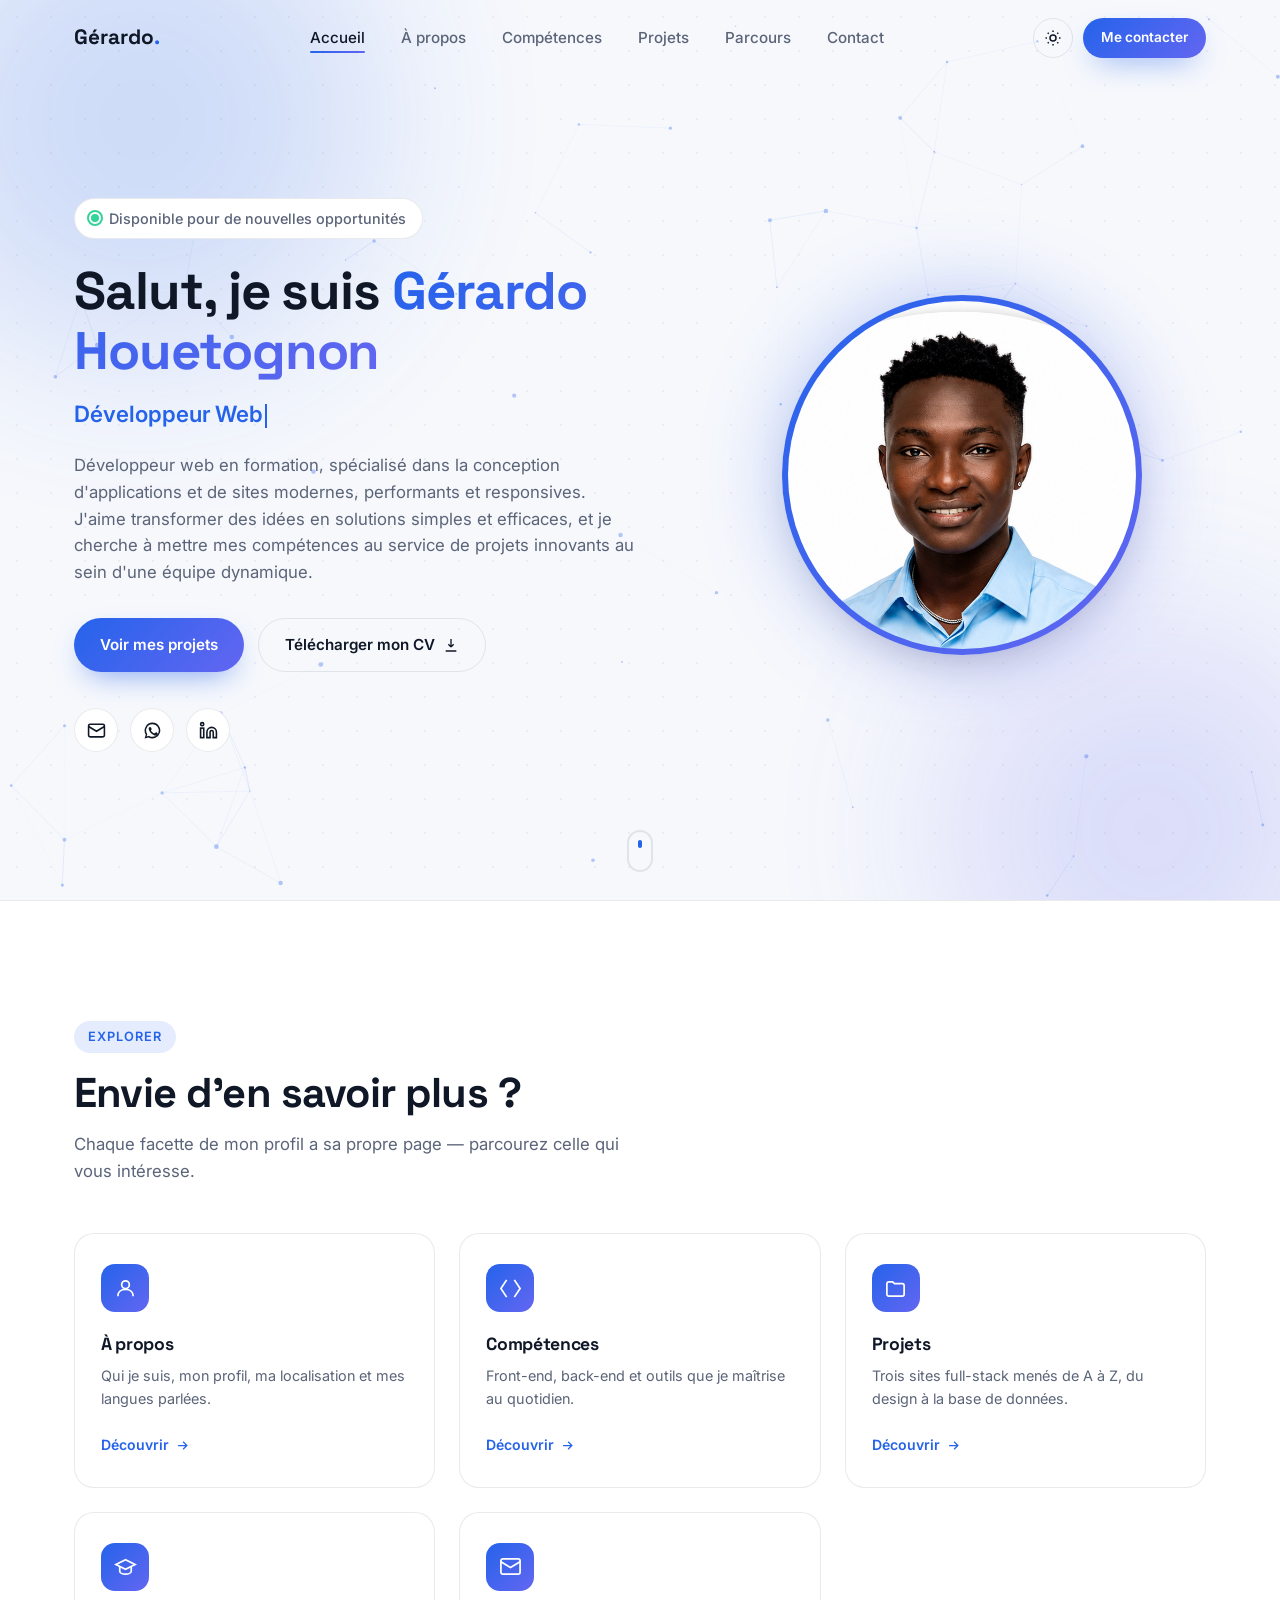
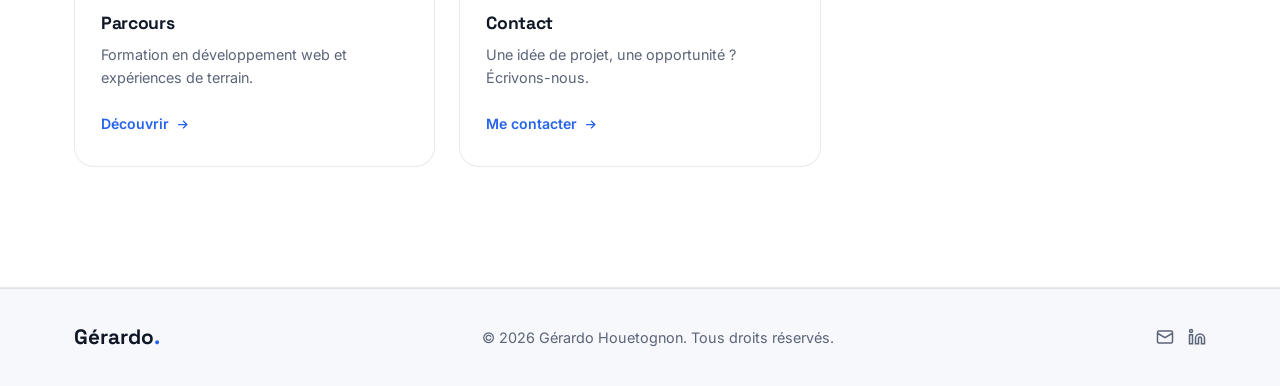
<file: index.html>
<!DOCTYPE html>
<html lang="fr">
<head>
<meta charset="UTF-8">
<meta name="viewport" content="width=device-width, initial-scale=1.0">
<title>Gérardo Houetognon — Développeur Web</title>
<meta name="description" content="Portfolio de Gérardo Houetognon, développeur web front-end &amp; back-end basé à Cotonou, Bénin. HTML5, CSS3, JavaScript, PHP, MySQL, WordPress.">
<meta name="theme-color" content="#0b0f19">

<meta property="og:type" content="website">
<meta property="og:title" content="Gérardo Houetognon — Développeur Web">
<meta property="og:description" content="Portfolio de Gérardo Houetognon, développeur web front-end &amp; back-end basé à Cotonou, Bénin.">
<meta property="og:image" content="assets/images/profile.png">

<link rel="icon" href="data:image/svg+xml,%3Csvg xmlns='http://www.w3.org/2000/svg' viewBox='0 0 100 100'%3E%3Crect width='100' height='100' rx='22' fill='%230b0f19'/%3E%3Ctext x='50' y='68' font-size='52' font-family='Arial,sans-serif' font-weight='700' fill='%2338bdf8' text-anchor='middle'%3EGH%3C/text%3E%3C/svg%3E">

<link rel="preconnect" href="https://fonts.googleapis.com">
<link rel="preconnect" href="https://fonts.gstatic.com" crossorigin>
<link href="https://fonts.googleapis.com/css2?family=Space+Grotesk:wght@500;600;700&family=Inter:wght@400;500;600;700&display=swap" rel="stylesheet">

<link rel="stylesheet" href="css/style.css">
</head>
<body>

<div class="preloader" id="preloader" aria-hidden="true">
  <span class="preloader__mark">GH</span>
</div>

<div class="bg-decor" aria-hidden="true">
  <span class="blob blob--one"></span>
  <span class="blob blob--two"></span>
  <span class="grid-overlay"></span>
</div>

<a class="skip-link" href="#main">Aller au contenu</a>

<header class="header" id="header">
  <div class="container header__inner">
    <a href="index.html" class="logo">Gérardo<span class="dot">.</span></a>

    <nav class="nav" id="nav">
      <ul class="nav__list">
        <li><a href="index.html" class="nav__link" data-nav>Accueil</a></li>
        <li><a href="apropos.html" class="nav__link" data-nav>À propos</a></li>
        <li><a href="competences.html" class="nav__link" data-nav>Compétences</a></li>
        <li><a href="projets.html" class="nav__link" data-nav>Projets</a></li>
        <li><a href="parcours.html" class="nav__link" data-nav>Parcours</a></li>
        <li><a href="contact.html" class="nav__link" data-nav>Contact</a></li>
      </ul>
    </nav>

    <div class="header__actions">
      <button class="icon-btn" id="themeToggle" type="button" aria-label="Changer de thème">
        <svg class="icon icon-sun" viewBox="0 0 24 24" fill="none" stroke="currentColor" stroke-width="2"><circle cx="12" cy="12" r="4"/><path d="M12 2v2M12 20v2M4.93 4.93l1.41 1.41M17.66 17.66l1.41 1.41M2 12h2M20 12h2M6.34 17.66l-1.41 1.41M19.07 4.93l-1.41 1.41"/></svg>
        <svg class="icon icon-moon" viewBox="0 0 24 24" fill="none" stroke="currentColor" stroke-width="2"><path d="M21 12.79A9 9 0 1 1 11.21 3 7 7 0 0 0 21 12.79Z"/></svg>
      </button>
      <a href="contact.html" class="btn btn--sm btn--primary header__cta">Me contacter</a>
      <button class="icon-btn nav-toggle" id="navToggle" type="button" aria-label="Ouvrir le menu" aria-expanded="false" aria-controls="nav">
        <span></span><span></span><span></span>
      </button>
    </div>
  </div>
</header>

<div class="nav-overlay" id="navOverlay"></div>

<main id="main">

  <!-- HERO -->
  <section class="hero section" id="top">
    <canvas id="particles" class="particles-canvas" aria-hidden="true"></canvas>
    <div class="container hero__inner">
      <div class="hero__text" data-reveal>
        <p class="eyebrow"><span class="pulse-dot"></span>Disponible pour de nouvelles opportunités</p>
        <h1 class="hero__title">
          Salut, je suis <span class="text-gradient">Gérardo Houetognon</span>
        </h1>
        <p class="hero__role">
          <span id="typed"></span><span class="caret" aria-hidden="true"></span>
        </p>
        <p class="hero__desc">
          Développeur web en formation, spécialisé dans la conception d'applications et de sites modernes,
          performants et responsives. J'aime transformer des idées en solutions simples et efficaces, et
          je cherche à mettre mes compétences au service de projets innovants au sein d'une équipe dynamique.
        </p>
        <div class="hero__actions">
          <a href="projets.html" class="btn btn--primary">Voir mes projets</a>
          <a href="assets/cv/CV-Gerardo-Houetognon.pdf" class="btn btn--ghost" download>
            Télécharger mon CV
            <svg class="icon icon--sm" viewBox="0 0 24 24" fill="none" stroke="currentColor" stroke-width="2"><path d="M12 3v12m0 0-4-4m4 4 4-4M4 21h16"/></svg>
          </a>
        </div>
        <div class="hero__socials">
          <a href="mailto:houetognongerardo1@gmail.com" class="social-btn" aria-label="Envoyer un email" title="Email">
            <svg class="icon" viewBox="0 0 24 24" fill="none" stroke="currentColor" stroke-width="2"><rect x="2" y="4" width="20" height="16" rx="2"/><path d="m2 7 10 6 10-6"/></svg>
          </a>
          <a href="https://wa.me/2290160305251" target="_blank" rel="noopener noreferrer" class="social-btn" aria-label="Contacter sur WhatsApp" title="WhatsApp">
            <svg class="icon" viewBox="0 0 24 24" fill="currentColor" stroke="none"><path d="M12 2a10 10 0 0 0-8.5 15.2L2 22l4.9-1.3A10 10 0 1 0 12 2Zm0 18a8 8 0 0 1-4.1-1.1l-.3-.2-3 .8.8-2.9-.2-.3A8 8 0 1 1 12 20Z"/><path d="M8.5 8.4c.2-.5.4-.5.6-.5h.5c.2 0 .4 0 .6.4.2.5.7 1.6.7 1.8.1.1.1.3 0 .4-.1.2-.2.3-.3.4-.1.2-.3.3-.4.5-.1.1-.3.3-.1.6.2.3.8 1.3 1.7 2.1 1.2 1 2.1 1.4 2.5 1.5.3.1.5.1.7-.1.2-.2.7-.8.9-1.1.2-.3.4-.2.6-.1.2.1 1.5.7 1.7.8.2.1.4.2.4.3 0 .2 0 .9-.3 1.7-.3.8-1.7 1.5-2.3 1.5-.6 0-1.9-.2-3.6-1.4-2.8-1.9-4-4.2-4.2-4.6-.1-.3-1-1.5-1-2.9 0-1.4.7-2.1.9-2.4Z"/></svg>
          </a>
          <a href="https://linkedin.com/in/gerardo-houetognon" target="_blank" rel="noopener noreferrer" class="social-btn" aria-label="LinkedIn" title="LinkedIn">
            <svg class="icon" viewBox="0 0 24 24" fill="none" stroke="currentColor" stroke-width="2"><path d="M16 8a6 6 0 0 1 6 6v7h-4v-7a2 2 0 0 0-4 0v7h-4v-7a6 6 0 0 1 6-6Z"/><rect x="2" y="9" width="4" height="12"/><circle cx="4" cy="4" r="2"/></svg>
          </a>
        </div>
      </div>

      <div class="hero__visual" data-reveal>
        <div class="portrait">
          <div class="portrait__glow"></div>
          <div class="portrait__frame">
            <img src="assets/images/profile.png" alt="Photo de Gérardo Houetognon" class="portrait__img" onerror="this.parentElement.classList.add('portrait__frame--fallback')">
            <span class="portrait__fallback-text">GH</span>
          </div>
        </div>
      </div>
    </div>

    <a href="#explore" class="scroll-cue" aria-label="Découvrir la suite">
      <span></span>
    </a>
  </section>

  <!-- TEASERS -->
  <section class="section section--alt" id="explore">
    <div class="container">
      <p class="section-tag" data-reveal>Explorer</p>
      <h2 class="section-title" data-reveal>Envie d'en savoir plus&nbsp;?</h2>
      <p class="section-sub" data-reveal>Chaque facette de mon profil a sa propre page — parcourez celle qui vous intéresse.</p>

      <div class="teaser__grid">
        <a href="apropos.html" class="teaser-card" data-reveal>
          <span class="teaser-card__icon">
            <svg viewBox="0 0 24 24" fill="none" stroke="currentColor" stroke-width="1.8"><circle cx="12" cy="8" r="4"/><path d="M4 20c0-4.4 3.6-7 8-7s8 2.6 8 7"/></svg>
          </span>
          <h3>À propos</h3>
          <p>Qui je suis, mon profil, ma localisation et mes langues parlées.</p>
          <span class="teaser-card__cta">
            Découvrir
            <svg viewBox="0 0 24 24" fill="none" stroke="currentColor" stroke-width="2"><path d="M5 12h14M13 6l6 6-6 6"/></svg>
          </span>
        </a>

        <a href="competences.html" class="teaser-card" data-reveal>
          <span class="teaser-card__icon">
            <svg viewBox="0 0 24 24" fill="none" stroke="currentColor" stroke-width="1.8"><path d="m8 3-6 9 6 9M16 3l6 9-6 9"/></svg>
          </span>
          <h3>Compétences</h3>
          <p>Front-end, back-end et outils que je maîtrise au quotidien.</p>
          <span class="teaser-card__cta">
            Découvrir
            <svg viewBox="0 0 24 24" fill="none" stroke="currentColor" stroke-width="2"><path d="M5 12h14M13 6l6 6-6 6"/></svg>
          </span>
        </a>

        <a href="projets.html" class="teaser-card" data-reveal>
          <span class="teaser-card__icon">
            <svg viewBox="0 0 24 24" fill="none" stroke="currentColor" stroke-width="1.8"><path d="M3 7a2 2 0 0 1 2-2h4l2 2h8a2 2 0 0 1 2 2v9a2 2 0 0 1-2 2H5a2 2 0 0 1-2-2V7Z"/></svg>
          </span>
          <h3>Projets</h3>
          <p>Trois sites full-stack menés de A à Z, du design à la base de données.</p>
          <span class="teaser-card__cta">
            Découvrir
            <svg viewBox="0 0 24 24" fill="none" stroke="currentColor" stroke-width="2"><path d="M5 12h14M13 6l6 6-6 6"/></svg>
          </span>
        </a>

        <a href="parcours.html" class="teaser-card" data-reveal>
          <span class="teaser-card__icon">
            <svg viewBox="0 0 24 24" fill="none" stroke="currentColor" stroke-width="1.8"><path d="M22 10 12 5 2 10l10 5 10-5Z"/><path d="M6 12v5c0 1.66 2.69 3 6 3s6-1.34 6-3v-5"/></svg>
          </span>
          <h3>Parcours</h3>
          <p>Formation en développement web et expériences de terrain.</p>
          <span class="teaser-card__cta">
            Découvrir
            <svg viewBox="0 0 24 24" fill="none" stroke="currentColor" stroke-width="2"><path d="M5 12h14M13 6l6 6-6 6"/></svg>
          </span>
        </a>

        <a href="contact.html" class="teaser-card" data-reveal>
          <span class="teaser-card__icon">
            <svg viewBox="0 0 24 24" fill="none" stroke="currentColor" stroke-width="1.8"><rect x="2" y="4" width="20" height="16" rx="2"/><path d="m2 7 10 6 10-6"/></svg>
          </span>
          <h3>Contact</h3>
          <p>Une idée de projet, une opportunité&nbsp;? Écrivons-nous.</p>
          <span class="teaser-card__cta">
            Me contacter
            <svg viewBox="0 0 24 24" fill="none" stroke="currentColor" stroke-width="2"><path d="M5 12h14M13 6l6 6-6 6"/></svg>
          </span>
        </a>
      </div>
    </div>
  </section>

</main>

<footer class="footer">
  <div class="container footer__inner">
    <a href="index.html" class="logo">Gérardo<span class="dot">.</span></a>
    <p>© <span id="year"></span> Gérardo Houetognon. Tous droits réservés.</p>
    <div class="footer__socials">
      <a href="mailto:houetognongerardo1@gmail.com" aria-label="Email">
        <svg class="icon" viewBox="0 0 24 24" fill="none" stroke="currentColor" stroke-width="2"><rect x="2" y="4" width="20" height="16" rx="2"/><path d="m2 7 10 6 10-6"/></svg>
      </a>
      <a href="https://linkedin.com/in/gerardo-houetognon" target="_blank" rel="noopener noreferrer" aria-label="LinkedIn">
        <svg class="icon" viewBox="0 0 24 24" fill="none" stroke="currentColor" stroke-width="2"><path d="M16 8a6 6 0 0 1 6 6v7h-4v-7a2 2 0 0 0-4 0v7h-4v-7a6 6 0 0 1 6-6Z"/><rect x="2" y="9" width="4" height="12"/><circle cx="4" cy="4" r="2"/></svg>
      </a>
    </div>
  </div>
</footer>

<button class="back-to-top" id="backToTop" aria-label="Retour en haut">
  <svg class="icon" viewBox="0 0 24 24" fill="none" stroke="currentColor" stroke-width="2"><path d="m18 15-6-6-6 6"/></svg>
</button>

<script src="js/script.js"></script>
</body>
</html>
</file>
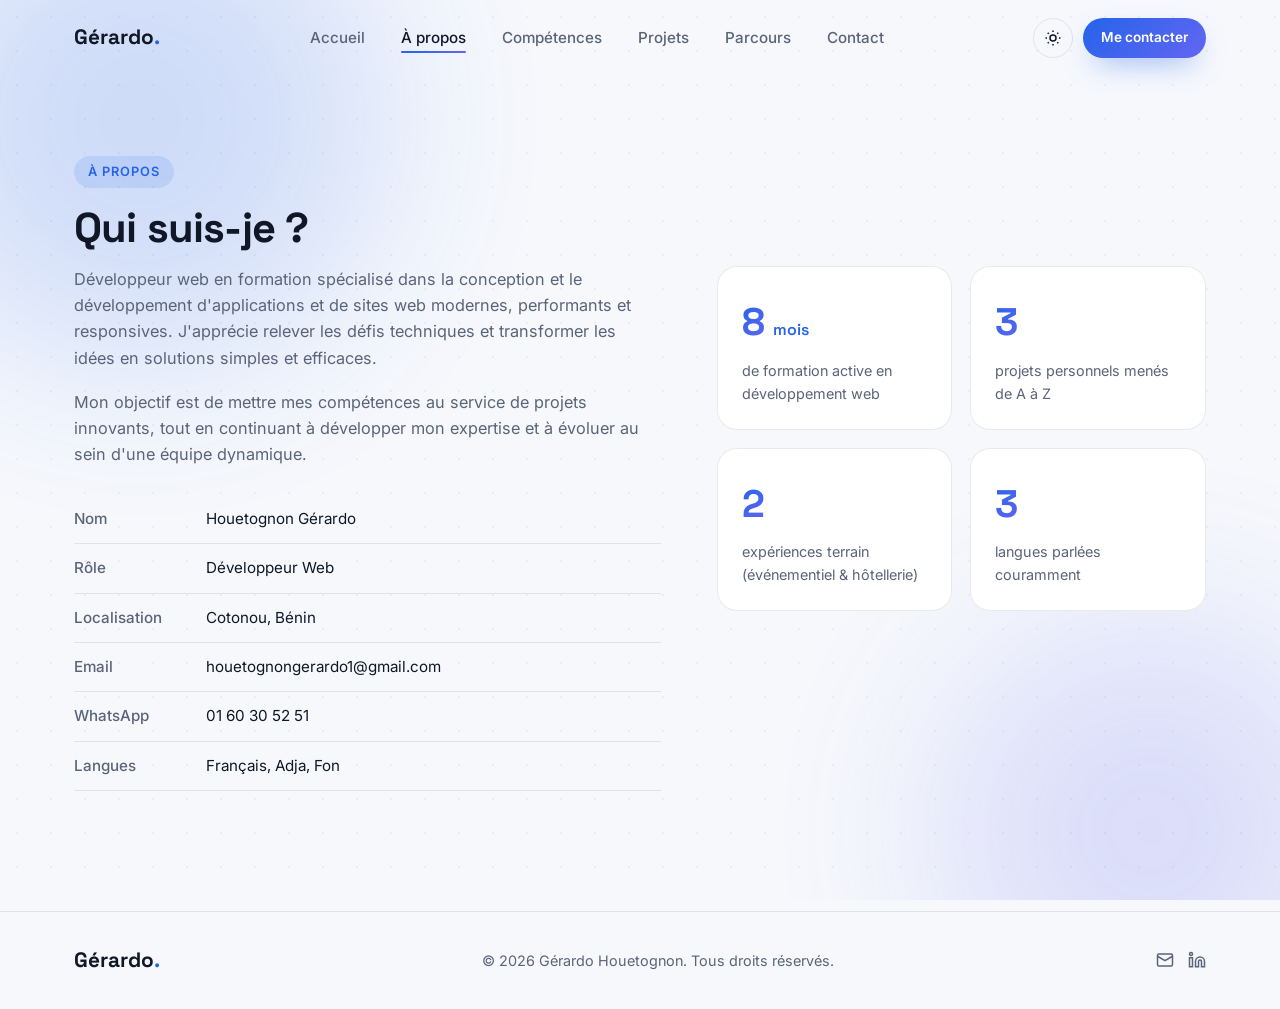
<file: apropos.html>
<!DOCTYPE html>
<html lang="fr">
<head>
<meta charset="UTF-8">
<meta name="viewport" content="width=device-width, initial-scale=1.0">
<title>À propos — Gérardo Houetognon</title>
<meta name="description" content="Découvrez le parcours et le profil de Gérardo Houetognon, développeur web front-end &amp; back-end basé à Cotonou, Bénin.">
<meta name="theme-color" content="#0b0f19">

<meta property="og:type" content="website">
<meta property="og:title" content="À propos — Gérardo Houetognon">
<meta property="og:description" content="Découvrez le parcours et le profil de Gérardo Houetognon, développeur web basé à Cotonou, Bénin.">
<meta property="og:image" content="assets/images/profile.png">

<link rel="icon" href="data:image/svg+xml,%3Csvg xmlns='http://www.w3.org/2000/svg' viewBox='0 0 100 100'%3E%3Crect width='100' height='100' rx='22' fill='%230b0f19'/%3E%3Ctext x='50' y='68' font-size='52' font-family='Arial,sans-serif' font-weight='700' fill='%2338bdf8' text-anchor='middle'%3EGH%3C/text%3E%3C/svg%3E">

<link rel="preconnect" href="https://fonts.googleapis.com">
<link rel="preconnect" href="https://fonts.gstatic.com" crossorigin>
<link href="https://fonts.googleapis.com/css2?family=Space+Grotesk:wght@500;600;700&family=Inter:wght@400;500;600;700&display=swap" rel="stylesheet">

<link rel="stylesheet" href="css/style.css">
</head>
<body>

<div class="preloader" id="preloader" aria-hidden="true">
  <span class="preloader__mark">GH</span>
</div>

<div class="bg-decor" aria-hidden="true">
  <span class="blob blob--one"></span>
  <span class="blob blob--two"></span>
  <span class="grid-overlay"></span>
</div>

<a class="skip-link" href="#main">Aller au contenu</a>

<header class="header" id="header">
  <div class="container header__inner">
    <a href="index.html" class="logo">Gérardo<span class="dot">.</span></a>

    <nav class="nav" id="nav">
      <ul class="nav__list">
        <li><a href="index.html" class="nav__link" data-nav>Accueil</a></li>
        <li><a href="apropos.html" class="nav__link" data-nav>À propos</a></li>
        <li><a href="competences.html" class="nav__link" data-nav>Compétences</a></li>
        <li><a href="projets.html" class="nav__link" data-nav>Projets</a></li>
        <li><a href="parcours.html" class="nav__link" data-nav>Parcours</a></li>
        <li><a href="contact.html" class="nav__link" data-nav>Contact</a></li>
      </ul>
    </nav>

    <div class="header__actions">
      <button class="icon-btn" id="themeToggle" type="button" aria-label="Changer de thème">
        <svg class="icon icon-sun" viewBox="0 0 24 24" fill="none" stroke="currentColor" stroke-width="2"><circle cx="12" cy="12" r="4"/><path d="M12 2v2M12 20v2M4.93 4.93l1.41 1.41M17.66 17.66l1.41 1.41M2 12h2M20 12h2M6.34 17.66l-1.41 1.41M19.07 4.93l-1.41 1.41"/></svg>
        <svg class="icon icon-moon" viewBox="0 0 24 24" fill="none" stroke="currentColor" stroke-width="2"><path d="M21 12.79A9 9 0 1 1 11.21 3 7 7 0 0 0 21 12.79Z"/></svg>
      </button>
      <a href="contact.html" class="btn btn--sm btn--primary header__cta">Me contacter</a>
      <button class="icon-btn nav-toggle" id="navToggle" type="button" aria-label="Ouvrir le menu" aria-expanded="false" aria-controls="nav">
        <span></span><span></span><span></span>
      </button>
    </div>
  </div>
</header>

<div class="nav-overlay" id="navOverlay"></div>

<main id="main">

  <!-- A PROPOS -->
  <section class="section section--top" id="apropos">
    <div class="container">
      <p class="section-tag" data-reveal>À propos</p>
      <h2 class="section-title" data-reveal>Qui suis-je&nbsp;?</h2>

      <div class="about__grid">
        <div class="about__text" data-reveal>
          <p>
            Développeur web en formation spécialisé dans la conception et le développement d'applications et de
            sites web modernes, performants et responsives. J'apprécie relever les défis techniques et transformer
            les idées en solutions simples et efficaces.
          </p>
          <p>
            Mon objectif est de mettre mes compétences au service de projets innovants, tout en continuant à
            développer mon expertise et à évoluer au sein d'une équipe dynamique.
          </p>

          <dl class="info-list">
            <div>
              <dt>Nom</dt>
              <dd>Houetognon Gérardo</dd>
            </div>
            <div>
              <dt>Rôle</dt>
              <dd>Développeur Web</dd>
            </div>
            <div>
              <dt>Localisation</dt>
              <dd>Cotonou, Bénin</dd>
            </div>
            <div>
              <dt>Email</dt>
              <dd><a href="mailto:houetognongerardo1@gmail.com">houetognongerardo1@gmail.com</a></dd>
            </div>
            <div>
              <dt>WhatsApp</dt>
              <dd><a href="https://wa.me/2290160305251" target="_blank" rel="noopener noreferrer">01 60 30 52 51</a></dd>
            </div>
            <div>
              <dt>Langues</dt>
              <dd>Français, Adja, Fon</dd>
            </div>
          </dl>
        </div>

        <div class="stats" data-reveal>
          <div class="stat-card">
            <span class="stat-card__num" data-count="8">0</span>
            <span class="stat-card__suffix">mois</span>
            <p>de formation active en développement web</p>
          </div>
          <div class="stat-card">
            <span class="stat-card__num" data-count="3">0</span>
            <p>projets personnels menés de A à Z</p>
          </div>
          <div class="stat-card">
            <span class="stat-card__num" data-count="2">0</span>
            <p>expériences terrain (événementiel &amp; hôtellerie)</p>
          </div>
          <div class="stat-card">
            <span class="stat-card__num" data-count="3">0</span>
            <p>langues parlées couramment</p>
          </div>
        </div>
      </div>
    </div>
  </section>

</main>

<footer class="footer">
  <div class="container footer__inner">
    <a href="index.html" class="logo">Gérardo<span class="dot">.</span></a>
    <p>© <span id="year"></span> Gérardo Houetognon. Tous droits réservés.</p>
    <div class="footer__socials">
      <a href="mailto:houetognongerardo1@gmail.com" aria-label="Email">
        <svg class="icon" viewBox="0 0 24 24" fill="none" stroke="currentColor" stroke-width="2"><rect x="2" y="4" width="20" height="16" rx="2"/><path d="m2 7 10 6 10-6"/></svg>
      </a>
      <a href="https://linkedin.com/in/gerardo-houetognon" target="_blank" rel="noopener noreferrer" aria-label="LinkedIn">
        <svg class="icon" viewBox="0 0 24 24" fill="none" stroke="currentColor" stroke-width="2"><path d="M16 8a6 6 0 0 1 6 6v7h-4v-7a2 2 0 0 0-4 0v7h-4v-7a6 6 0 0 1 6-6Z"/><rect x="2" y="9" width="4" height="12"/><circle cx="4" cy="4" r="2"/></svg>
      </a>
    </div>
  </div>
</footer>

<button class="back-to-top" id="backToTop" aria-label="Retour en haut">
  <svg class="icon" viewBox="0 0 24 24" fill="none" stroke="currentColor" stroke-width="2"><path d="m18 15-6-6-6 6"/></svg>
</button>

<script src="js/script.js"></script>
</body>
</html>
</file>
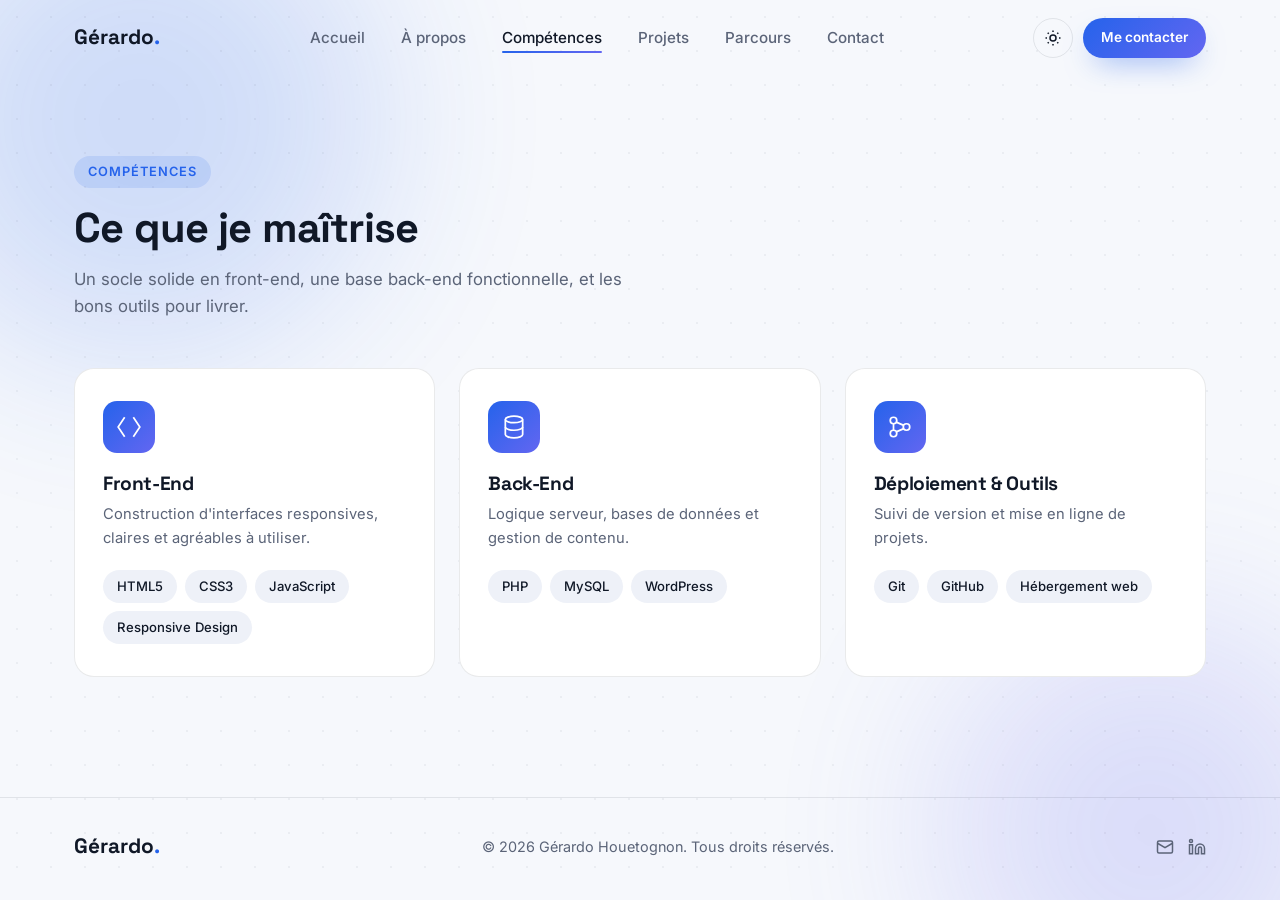
<file: competences.html>
<!DOCTYPE html>
<html lang="fr">
<head>
<meta charset="UTF-8">
<meta name="viewport" content="width=device-width, initial-scale=1.0">
<title>Compétences — Gérardo Houetognon</title>
<meta name="description" content="Compétences techniques de Gérardo Houetognon : HTML5, CSS3, JavaScript, PHP, MySQL, WordPress, Git.">
<meta name="theme-color" content="#0b0f19">

<meta property="og:type" content="website">
<meta property="og:title" content="Compétences — Gérardo Houetognon">
<meta property="og:description" content="Compétences techniques de Gérardo Houetognon : HTML5, CSS3, JavaScript, PHP, MySQL, WordPress, Git.">
<meta property="og:image" content="assets/images/profile.png">

<link rel="icon" href="data:image/svg+xml,%3Csvg xmlns='http://www.w3.org/2000/svg' viewBox='0 0 100 100'%3E%3Crect width='100' height='100' rx='22' fill='%230b0f19'/%3E%3Ctext x='50' y='68' font-size='52' font-family='Arial,sans-serif' font-weight='700' fill='%2338bdf8' text-anchor='middle'%3EGH%3C/text%3E%3C/svg%3E">

<link rel="preconnect" href="https://fonts.googleapis.com">
<link rel="preconnect" href="https://fonts.gstatic.com" crossorigin>
<link href="https://fonts.googleapis.com/css2?family=Space+Grotesk:wght@500;600;700&family=Inter:wght@400;500;600;700&display=swap" rel="stylesheet">

<link rel="stylesheet" href="css/style.css">
</head>
<body>

<div class="preloader" id="preloader" aria-hidden="true">
  <span class="preloader__mark">GH</span>
</div>

<div class="bg-decor" aria-hidden="true">
  <span class="blob blob--one"></span>
  <span class="blob blob--two"></span>
  <span class="grid-overlay"></span>
</div>

<a class="skip-link" href="#main">Aller au contenu</a>

<header class="header" id="header">
  <div class="container header__inner">
    <a href="index.html" class="logo">Gérardo<span class="dot">.</span></a>

    <nav class="nav" id="nav">
      <ul class="nav__list">
        <li><a href="index.html" class="nav__link" data-nav>Accueil</a></li>
        <li><a href="apropos.html" class="nav__link" data-nav>À propos</a></li>
        <li><a href="competences.html" class="nav__link" data-nav>Compétences</a></li>
        <li><a href="projets.html" class="nav__link" data-nav>Projets</a></li>
        <li><a href="parcours.html" class="nav__link" data-nav>Parcours</a></li>
        <li><a href="contact.html" class="nav__link" data-nav>Contact</a></li>
      </ul>
    </nav>

    <div class="header__actions">
      <button class="icon-btn" id="themeToggle" type="button" aria-label="Changer de thème">
        <svg class="icon icon-sun" viewBox="0 0 24 24" fill="none" stroke="currentColor" stroke-width="2"><circle cx="12" cy="12" r="4"/><path d="M12 2v2M12 20v2M4.93 4.93l1.41 1.41M17.66 17.66l1.41 1.41M2 12h2M20 12h2M6.34 17.66l-1.41 1.41M19.07 4.93l-1.41 1.41"/></svg>
        <svg class="icon icon-moon" viewBox="0 0 24 24" fill="none" stroke="currentColor" stroke-width="2"><path d="M21 12.79A9 9 0 1 1 11.21 3 7 7 0 0 0 21 12.79Z"/></svg>
      </button>
      <a href="contact.html" class="btn btn--sm btn--primary header__cta">Me contacter</a>
      <button class="icon-btn nav-toggle" id="navToggle" type="button" aria-label="Ouvrir le menu" aria-expanded="false" aria-controls="nav">
        <span></span><span></span><span></span>
      </button>
    </div>
  </div>
</header>

<div class="nav-overlay" id="navOverlay"></div>

<main id="main">

  <!-- COMPETENCES -->
  <section class="section section--top" id="competences">
    <div class="container">
      <p class="section-tag" data-reveal>Compétences</p>
      <h2 class="section-title" data-reveal>Ce que je maîtrise</h2>
      <p class="section-sub" data-reveal>Un socle solide en front-end, une base back-end fonctionnelle, et les bons outils pour livrer.</p>

      <div class="skills__grid">
        <div class="skill-card" data-reveal>
          <div class="skill-card__icon">
            <svg viewBox="0 0 24 24" fill="none" stroke="currentColor" stroke-width="1.6"><path d="m8 3-6 9 6 9M16 3l6 9-6 9"/></svg>
          </div>
          <h3>Front-End</h3>
          <p>Construction d'interfaces responsives, claires et agréables à utiliser.</p>
          <ul class="tag-list">
            <li>HTML5</li>
            <li>CSS3</li>
            <li>JavaScript</li>
            <li>Responsive Design</li>
          </ul>
        </div>

        <div class="skill-card" data-reveal>
          <div class="skill-card__icon">
            <svg viewBox="0 0 24 24" fill="none" stroke="currentColor" stroke-width="1.6"><ellipse cx="12" cy="5" rx="8" ry="3"/><path d="M4 5v14c0 1.66 3.58 3 8 3s8-1.34 8-3V5"/><path d="M4 12c0 1.66 3.58 3 8 3s8-1.34 8-3"/></svg>
          </div>
          <h3>Back-End</h3>
          <p>Logique serveur, bases de données et gestion de contenu.</p>
          <ul class="tag-list">
            <li>PHP</li>
            <li>MySQL</li>
            <li>WordPress</li>
          </ul>
        </div>

        <div class="skill-card" data-reveal>
          <div class="skill-card__icon">
            <svg viewBox="0 0 24 24" fill="none" stroke="currentColor" stroke-width="1.6"><circle cx="6" cy="6" r="3"/><circle cx="6" cy="18" r="3"/><circle cx="18" cy="12" r="3"/><path d="M6 9v6M8.5 7.5 15.5 10.5M8.5 16.5 15.5 13.5"/></svg>
          </div>
          <h3>Déploiement &amp; Outils</h3>
          <p>Suivi de version et mise en ligne de projets.</p>
          <ul class="tag-list">
            <li>Git</li>
            <li>GitHub</li>
            <li>Hébergement web</li>
          </ul>
        </div>
      </div>
    </div>
  </section>

</main>

<footer class="footer">
  <div class="container footer__inner">
    <a href="index.html" class="logo">Gérardo<span class="dot">.</span></a>
    <p>© <span id="year"></span> Gérardo Houetognon. Tous droits réservés.</p>
    <div class="footer__socials">
      <a href="mailto:houetognongerardo1@gmail.com" aria-label="Email">
        <svg class="icon" viewBox="0 0 24 24" fill="none" stroke="currentColor" stroke-width="2"><rect x="2" y="4" width="20" height="16" rx="2"/><path d="m2 7 10 6 10-6"/></svg>
      </a>
      <a href="https://linkedin.com/in/gerardo-houetognon" target="_blank" rel="noopener noreferrer" aria-label="LinkedIn">
        <svg class="icon" viewBox="0 0 24 24" fill="none" stroke="currentColor" stroke-width="2"><path d="M16 8a6 6 0 0 1 6 6v7h-4v-7a2 2 0 0 0-4 0v7h-4v-7a6 6 0 0 1 6-6Z"/><rect x="2" y="9" width="4" height="12"/><circle cx="4" cy="4" r="2"/></svg>
      </a>
    </div>
  </div>
</footer>

<button class="back-to-top" id="backToTop" aria-label="Retour en haut">
  <svg class="icon" viewBox="0 0 24 24" fill="none" stroke="currentColor" stroke-width="2"><path d="m18 15-6-6-6 6"/></svg>
</button>

<script src="js/script.js"></script>
</body>
</html>
</file>
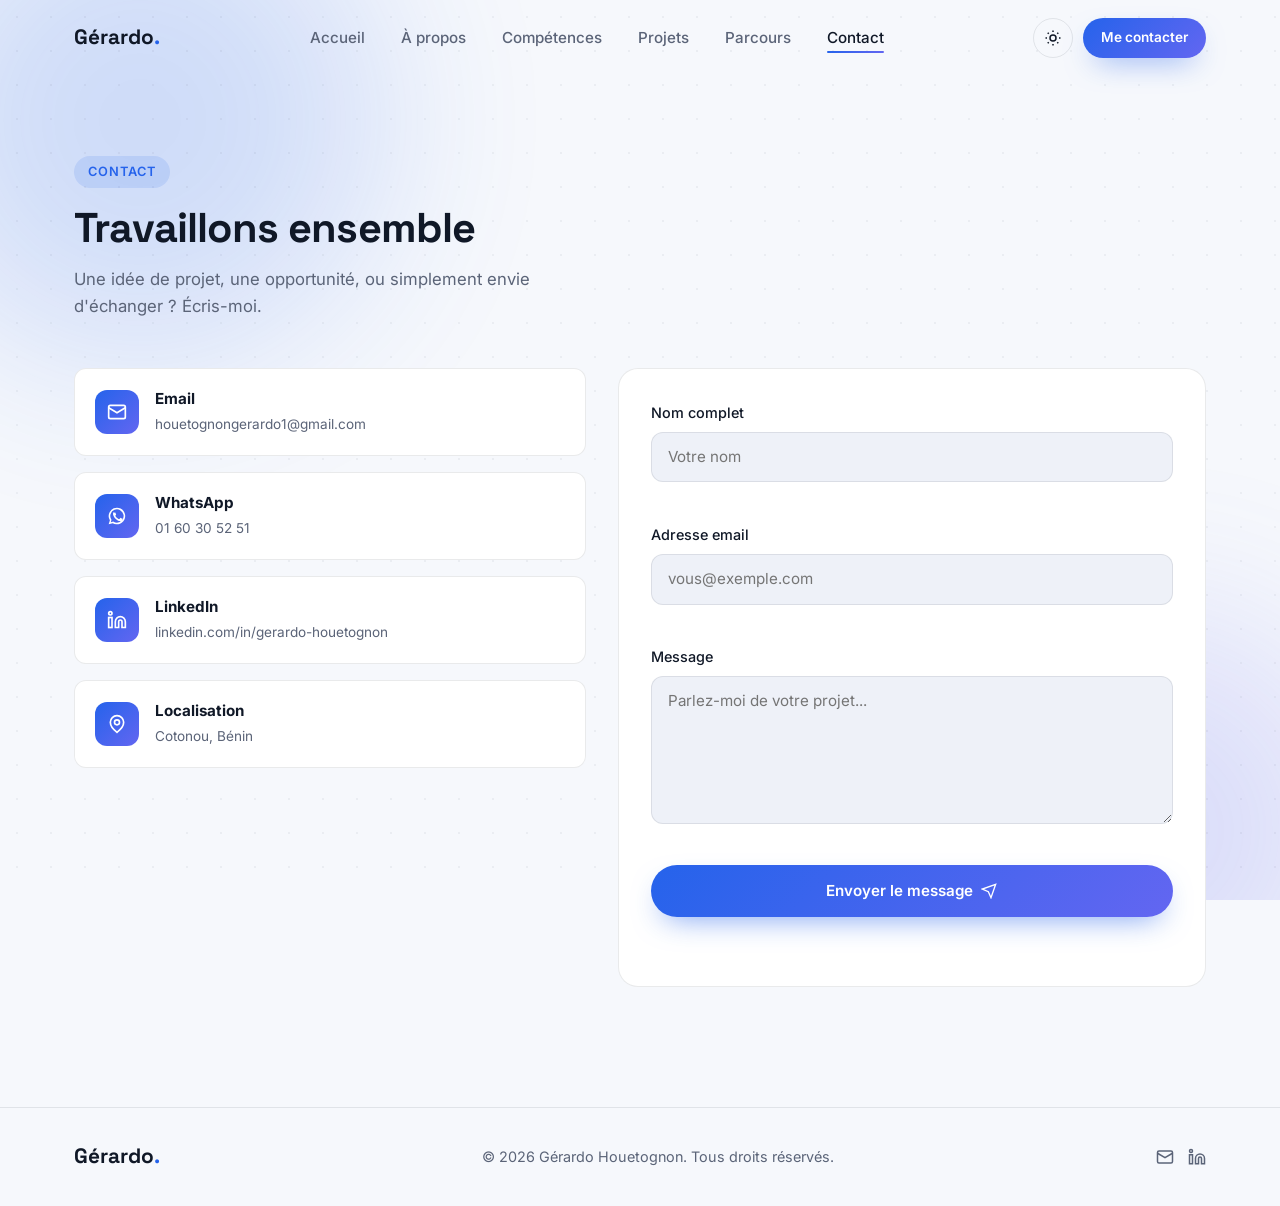
<file: contact.html>
<!DOCTYPE html>
<html lang="fr">
<head>
<meta charset="UTF-8">
<meta name="viewport" content="width=device-width, initial-scale=1.0">
<title>Contact — Gérardo Houetognon</title>
<meta name="description" content="Contactez Gérardo Houetognon, développeur web à Cotonou, Bénin, par email, WhatsApp ou via le formulaire de contact.">
<meta name="theme-color" content="#0b0f19">

<meta property="og:type" content="website">
<meta property="og:title" content="Contact — Gérardo Houetognon">
<meta property="og:description" content="Contactez Gérardo Houetognon, développeur web à Cotonou, Bénin.">
<meta property="og:image" content="assets/images/profile.png">

<link rel="icon" href="data:image/svg+xml,%3Csvg xmlns='http://www.w3.org/2000/svg' viewBox='0 0 100 100'%3E%3Crect width='100' height='100' rx='22' fill='%230b0f19'/%3E%3Ctext x='50' y='68' font-size='52' font-family='Arial,sans-serif' font-weight='700' fill='%2338bdf8' text-anchor='middle'%3EGH%3C/text%3E%3C/svg%3E">

<link rel="preconnect" href="https://fonts.googleapis.com">
<link rel="preconnect" href="https://fonts.gstatic.com" crossorigin>
<link href="https://fonts.googleapis.com/css2?family=Space+Grotesk:wght@500;600;700&family=Inter:wght@400;500;600;700&display=swap" rel="stylesheet">

<link rel="stylesheet" href="css/style.css">
</head>
<body>

<div class="preloader" id="preloader" aria-hidden="true">
  <span class="preloader__mark">GH</span>
</div>

<div class="bg-decor" aria-hidden="true">
  <span class="blob blob--one"></span>
  <span class="blob blob--two"></span>
  <span class="grid-overlay"></span>
</div>

<a class="skip-link" href="#main">Aller au contenu</a>

<header class="header" id="header">
  <div class="container header__inner">
    <a href="index.html" class="logo">Gérardo<span class="dot">.</span></a>

    <nav class="nav" id="nav">
      <ul class="nav__list">
        <li><a href="index.html" class="nav__link" data-nav>Accueil</a></li>
        <li><a href="apropos.html" class="nav__link" data-nav>À propos</a></li>
        <li><a href="competences.html" class="nav__link" data-nav>Compétences</a></li>
        <li><a href="projets.html" class="nav__link" data-nav>Projets</a></li>
        <li><a href="parcours.html" class="nav__link" data-nav>Parcours</a></li>
        <li><a href="contact.html" class="nav__link" data-nav>Contact</a></li>
      </ul>
    </nav>

    <div class="header__actions">
      <button class="icon-btn" id="themeToggle" type="button" aria-label="Changer de thème">
        <svg class="icon icon-sun" viewBox="0 0 24 24" fill="none" stroke="currentColor" stroke-width="2"><circle cx="12" cy="12" r="4"/><path d="M12 2v2M12 20v2M4.93 4.93l1.41 1.41M17.66 17.66l1.41 1.41M2 12h2M20 12h2M6.34 17.66l-1.41 1.41M19.07 4.93l-1.41 1.41"/></svg>
        <svg class="icon icon-moon" viewBox="0 0 24 24" fill="none" stroke="currentColor" stroke-width="2"><path d="M21 12.79A9 9 0 1 1 11.21 3 7 7 0 0 0 21 12.79Z"/></svg>
      </button>
      <a href="contact.html" class="btn btn--sm btn--primary header__cta">Me contacter</a>
      <button class="icon-btn nav-toggle" id="navToggle" type="button" aria-label="Ouvrir le menu" aria-expanded="false" aria-controls="nav">
        <span></span><span></span><span></span>
      </button>
    </div>
  </div>
</header>

<div class="nav-overlay" id="navOverlay"></div>

<main id="main">

  <!-- CONTACT -->
  <section class="section section--top" id="contact">
    <div class="container">
      <p class="section-tag" data-reveal>Contact</p>
      <h2 class="section-title" data-reveal>Travaillons ensemble</h2>
      <p class="section-sub" data-reveal>Une idée de projet, une opportunité, ou simplement envie d'échanger&nbsp;? Écris-moi.</p>

      <div class="contact__grid">
        <div class="contact__info" data-reveal>
          <a href="mailto:houetognongerardo1@gmail.com" class="contact-card">
            <span class="contact-card__icon">
              <svg viewBox="0 0 24 24" fill="none" stroke="currentColor" stroke-width="2"><rect x="2" y="4" width="20" height="16" rx="2"/><path d="m2 7 10 6 10-6"/></svg>
            </span>
            <span>
              <strong>Email</strong>
              <small>houetognongerardo1@gmail.com</small>
            </span>
          </a>
          <a href="https://wa.me/2290160305251" target="_blank" rel="noopener noreferrer" class="contact-card">
            <span class="contact-card__icon">
              <svg viewBox="0 0 24 24" fill="currentColor" stroke="none"><path d="M12 2a10 10 0 0 0-8.5 15.2L2 22l4.9-1.3A10 10 0 1 0 12 2Zm0 18a8 8 0 0 1-4.1-1.1l-.3-.2-3 .8.8-2.9-.2-.3A8 8 0 1 1 12 20Z"/><path d="M8.5 8.4c.2-.5.4-.5.6-.5h.5c.2 0 .4 0 .6.4.2.5.7 1.6.7 1.8.1.1.1.3 0 .4-.1.2-.2.3-.3.4-.1.2-.3.3-.4.5-.1.1-.3.3-.1.6.2.3.8 1.3 1.7 2.1 1.2 1 2.1 1.4 2.5 1.5.3.1.5.1.7-.1.2-.2.7-.8.9-1.1.2-.3.4-.2.6-.1.2.1 1.5.7 1.7.8.2.1.4.2.4.3 0 .2 0 .9-.3 1.7-.3.8-1.7 1.5-2.3 1.5-.6 0-1.9-.2-3.6-1.4-2.8-1.9-4-4.2-4.2-4.6-.1-.3-1-1.5-1-2.9 0-1.4.7-2.1.9-2.4Z"/></svg>
            </span>
            <span>
              <strong>WhatsApp</strong>
              <small>01 60 30 52 51</small>
            </span>
          </a>
          <a href="https://linkedin.com/in/gerardo-houetognon" target="_blank" rel="noopener noreferrer" class="contact-card">
            <span class="contact-card__icon">
              <svg viewBox="0 0 24 24" fill="none" stroke="currentColor" stroke-width="2"><path d="M16 8a6 6 0 0 1 6 6v7h-4v-7a2 2 0 0 0-4 0v7h-4v-7a6 6 0 0 1 6-6Z"/><rect x="2" y="9" width="4" height="12"/><circle cx="4" cy="4" r="2"/></svg>
            </span>
            <span>
              <strong>LinkedIn</strong>
              <small>linkedin.com/in/gerardo-houetognon</small>
            </span>
          </a>
          <div class="contact-card contact-card--static">
            <span class="contact-card__icon">
              <svg viewBox="0 0 24 24" fill="none" stroke="currentColor" stroke-width="2"><path d="M20 10c0 6-8 12-8 12s-8-6-8-12a8 8 0 0 1 16 0Z"/><circle cx="12" cy="10" r="3"/></svg>
            </span>
            <span>
              <strong>Localisation</strong>
              <small>Cotonou, Bénin</small>
            </span>
          </div>
        </div>

        <form class="contact-form" id="contactForm" name="contact" method="POST" data-netlify="true" data-netlify-honeypot="bot-field" data-reveal novalidate>
          <input type="hidden" name="form-name" value="contact">
          <p class="hp-field" aria-hidden="true">
            <label>Ne pas remplir ce champ : <input name="bot-field" tabindex="-1" autocomplete="off"></label>
          </p>
          <div class="form-row">
            <label for="name">Nom complet</label>
            <input type="text" id="name" name="name" placeholder="Votre nom" required>
            <span class="form-error" data-error-for="name"></span>
          </div>
          <div class="form-row">
            <label for="email">Adresse email</label>
            <input type="email" id="email" name="email" placeholder="vous@exemple.com" required>
            <span class="form-error" data-error-for="email"></span>
          </div>
          <div class="form-row">
            <label for="message">Message</label>
            <textarea id="message" name="message" rows="5" placeholder="Parlez-moi de votre projet..." required></textarea>
            <span class="form-error" data-error-for="message"></span>
          </div>
          <button type="submit" class="btn btn--primary btn--block">
            Envoyer le message
            <svg class="icon icon--sm" viewBox="0 0 24 24" fill="none" stroke="currentColor" stroke-width="2"><path d="m22 2-7 20-4-9-9-4 20-7Z"/></svg>
          </button>
          <p class="form-status" id="formStatus" role="status" aria-live="polite"></p>
        </form>
      </div>
    </div>
  </section>

</main>

<footer class="footer">
  <div class="container footer__inner">
    <a href="index.html" class="logo">Gérardo<span class="dot">.</span></a>
    <p>© <span id="year"></span> Gérardo Houetognon. Tous droits réservés.</p>
    <div class="footer__socials">
      <a href="mailto:houetognongerardo1@gmail.com" aria-label="Email">
        <svg class="icon" viewBox="0 0 24 24" fill="none" stroke="currentColor" stroke-width="2"><rect x="2" y="4" width="20" height="16" rx="2"/><path d="m2 7 10 6 10-6"/></svg>
      </a>
      <a href="https://linkedin.com/in/gerardo-houetognon" target="_blank" rel="noopener noreferrer" aria-label="LinkedIn">
        <svg class="icon" viewBox="0 0 24 24" fill="none" stroke="currentColor" stroke-width="2"><path d="M16 8a6 6 0 0 1 6 6v7h-4v-7a2 2 0 0 0-4 0v7h-4v-7a6 6 0 0 1 6-6Z"/><rect x="2" y="9" width="4" height="12"/><circle cx="4" cy="4" r="2"/></svg>
      </a>
    </div>
  </div>
</footer>

<button class="back-to-top" id="backToTop" aria-label="Retour en haut">
  <svg class="icon" viewBox="0 0 24 24" fill="none" stroke="currentColor" stroke-width="2"><path d="m18 15-6-6-6 6"/></svg>
</button>

<script src="js/script.js"></script>
</body>
</html>
</file>
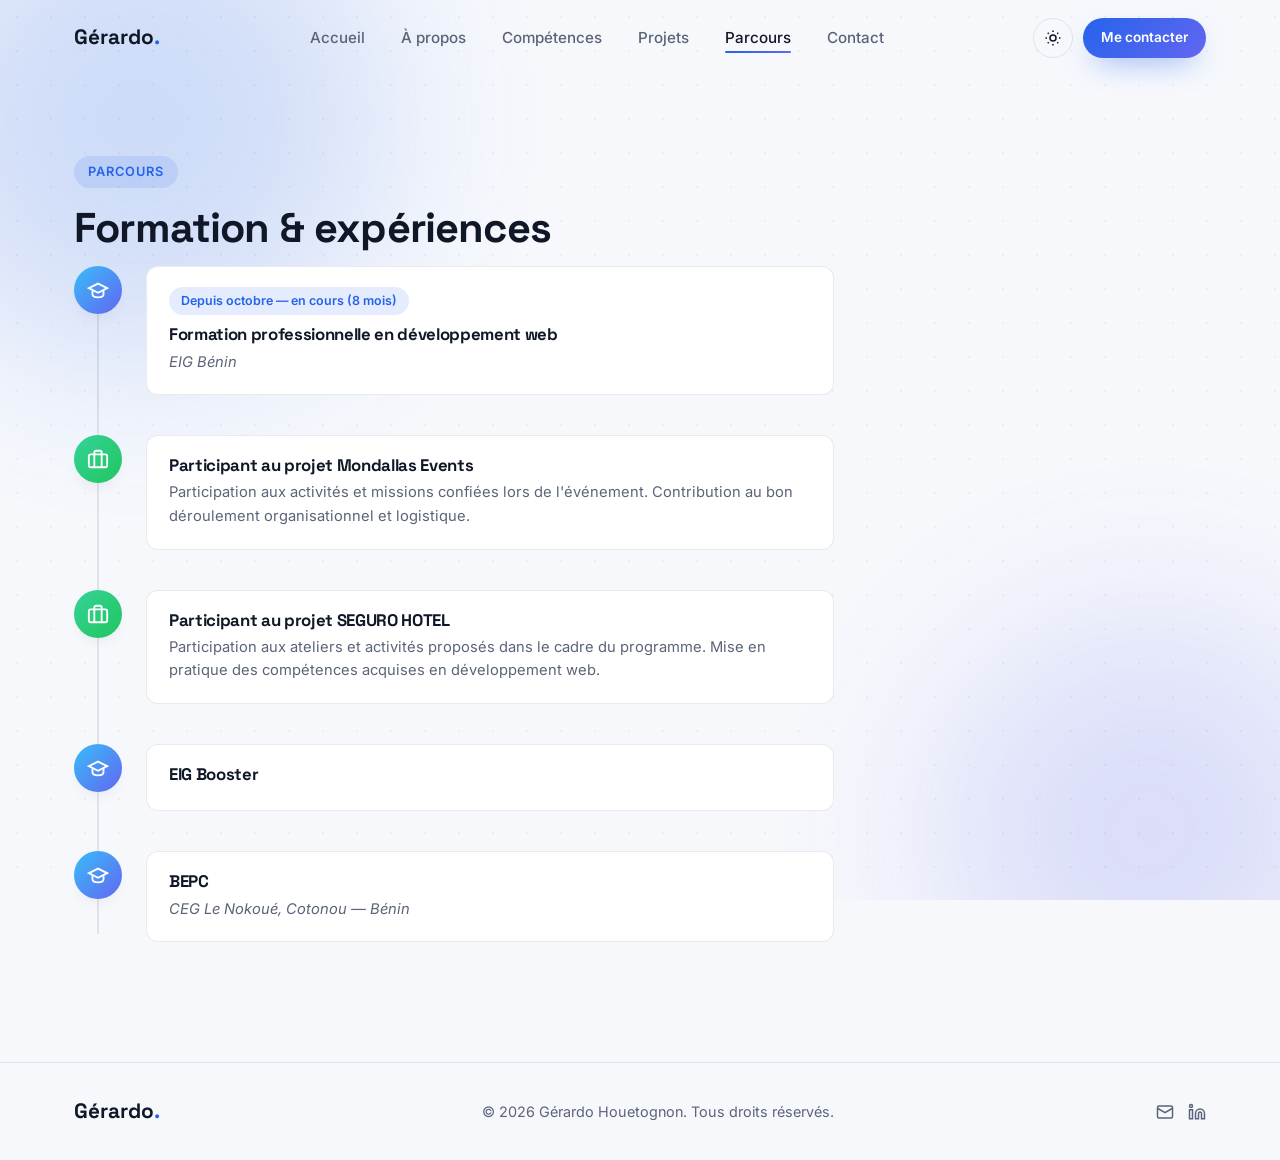
<file: parcours.html>
<!DOCTYPE html>
<html lang="fr">
<head>
<meta charset="UTF-8">
<meta name="viewport" content="width=device-width, initial-scale=1.0">
<title>Parcours — Gérardo Houetognon</title>
<meta name="description" content="Formation et expériences de Gérardo Houetognon, développeur web en formation à Cotonou, Bénin.">
<meta name="theme-color" content="#0b0f19">

<meta property="og:type" content="website">
<meta property="og:title" content="Parcours — Gérardo Houetognon">
<meta property="og:description" content="Formation et expériences de Gérardo Houetognon, développeur web en formation à Cotonou, Bénin.">
<meta property="og:image" content="assets/images/profile.png">

<link rel="icon" href="data:image/svg+xml,%3Csvg xmlns='http://www.w3.org/2000/svg' viewBox='0 0 100 100'%3E%3Crect width='100' height='100' rx='22' fill='%230b0f19'/%3E%3Ctext x='50' y='68' font-size='52' font-family='Arial,sans-serif' font-weight='700' fill='%2338bdf8' text-anchor='middle'%3EGH%3C/text%3E%3C/svg%3E">

<link rel="preconnect" href="https://fonts.googleapis.com">
<link rel="preconnect" href="https://fonts.gstatic.com" crossorigin>
<link href="https://fonts.googleapis.com/css2?family=Space+Grotesk:wght@500;600;700&family=Inter:wght@400;500;600;700&display=swap" rel="stylesheet">

<link rel="stylesheet" href="css/style.css">
</head>
<body>

<div class="preloader" id="preloader" aria-hidden="true">
  <span class="preloader__mark">GH</span>
</div>

<div class="bg-decor" aria-hidden="true">
  <span class="blob blob--one"></span>
  <span class="blob blob--two"></span>
  <span class="grid-overlay"></span>
</div>

<a class="skip-link" href="#main">Aller au contenu</a>

<header class="header" id="header">
  <div class="container header__inner">
    <a href="index.html" class="logo">Gérardo<span class="dot">.</span></a>

    <nav class="nav" id="nav">
      <ul class="nav__list">
        <li><a href="index.html" class="nav__link" data-nav>Accueil</a></li>
        <li><a href="apropos.html" class="nav__link" data-nav>À propos</a></li>
        <li><a href="competences.html" class="nav__link" data-nav>Compétences</a></li>
        <li><a href="projets.html" class="nav__link" data-nav>Projets</a></li>
        <li><a href="parcours.html" class="nav__link" data-nav>Parcours</a></li>
        <li><a href="contact.html" class="nav__link" data-nav>Contact</a></li>
      </ul>
    </nav>

    <div class="header__actions">
      <button class="icon-btn" id="themeToggle" type="button" aria-label="Changer de thème">
        <svg class="icon icon-sun" viewBox="0 0 24 24" fill="none" stroke="currentColor" stroke-width="2"><circle cx="12" cy="12" r="4"/><path d="M12 2v2M12 20v2M4.93 4.93l1.41 1.41M17.66 17.66l1.41 1.41M2 12h2M20 12h2M6.34 17.66l-1.41 1.41M19.07 4.93l-1.41 1.41"/></svg>
        <svg class="icon icon-moon" viewBox="0 0 24 24" fill="none" stroke="currentColor" stroke-width="2"><path d="M21 12.79A9 9 0 1 1 11.21 3 7 7 0 0 0 21 12.79Z"/></svg>
      </button>
      <a href="contact.html" class="btn btn--sm btn--primary header__cta">Me contacter</a>
      <button class="icon-btn nav-toggle" id="navToggle" type="button" aria-label="Ouvrir le menu" aria-expanded="false" aria-controls="nav">
        <span></span><span></span><span></span>
      </button>
    </div>
  </div>
</header>

<div class="nav-overlay" id="navOverlay"></div>

<main id="main">

  <!-- PARCOURS -->
  <section class="section section--top" id="parcours">
    <div class="container">
      <p class="section-tag" data-reveal>Parcours</p>
      <h2 class="section-title" data-reveal>Formation &amp; expériences</h2>

      <div class="timeline">

        <div class="timeline__item" data-reveal>
          <div class="timeline__icon timeline__icon--edu">
            <svg viewBox="0 0 24 24" fill="none" stroke="currentColor" stroke-width="2"><path d="M22 10 12 5 2 10l10 5 10-5Z"/><path d="M6 12v5c0 1.66 2.69 3 6 3s6-1.34 6-3v-5"/></svg>
          </div>
          <div class="timeline__content">
            <span class="timeline__period">Depuis octobre — en cours (8 mois)</span>
            <h3>Formation professionnelle en développement web</h3>
            <p class="timeline__place">EIG Bénin</p>
          </div>
        </div>

        <div class="timeline__item" data-reveal>
          <div class="timeline__icon timeline__icon--work">
            <svg viewBox="0 0 24 24" fill="none" stroke="currentColor" stroke-width="2"><rect x="2" y="7" width="20" height="14" rx="2"/><path d="M16 21V5a2 2 0 0 0-2-2h-4a2 2 0 0 0-2 2v16"/></svg>
          </div>
          <div class="timeline__content">
            <h3>Participant au projet Mondallas Events</h3>
            <p>Participation aux activités et missions confiées lors de l'événement. Contribution au bon déroulement organisationnel et logistique.</p>
          </div>
        </div>

        <div class="timeline__item" data-reveal>
          <div class="timeline__icon timeline__icon--work">
            <svg viewBox="0 0 24 24" fill="none" stroke="currentColor" stroke-width="2"><rect x="2" y="7" width="20" height="14" rx="2"/><path d="M16 21V5a2 2 0 0 0-2-2h-4a2 2 0 0 0-2 2v16"/></svg>
          </div>
          <div class="timeline__content">
            <h3>Participant au projet SEGURO HOTEL</h3>
            <p>Participation aux ateliers et activités proposés dans le cadre du programme. Mise en pratique des compétences acquises en développement web.</p>
          </div>
        </div>

        <div class="timeline__item" data-reveal>
          <div class="timeline__icon timeline__icon--edu">
            <svg viewBox="0 0 24 24" fill="none" stroke="currentColor" stroke-width="2"><path d="M22 10 12 5 2 10l10 5 10-5Z"/><path d="M6 12v5c0 1.66 2.69 3 6 3s6-1.34 6-3v-5"/></svg>
          </div>
          <div class="timeline__content">
            <h3>EIG Booster</h3>
          </div>
        </div>

        <div class="timeline__item" data-reveal>
          <div class="timeline__icon timeline__icon--edu">
            <svg viewBox="0 0 24 24" fill="none" stroke="currentColor" stroke-width="2"><path d="M22 10 12 5 2 10l10 5 10-5Z"/><path d="M6 12v5c0 1.66 2.69 3 6 3s6-1.34 6-3v-5"/></svg>
          </div>
          <div class="timeline__content">
            <h3>BEPC</h3>
            <p class="timeline__place">CEG Le Nokoué, Cotonou — Bénin</p>
          </div>
        </div>

      </div>
    </div>
  </section>

</main>

<footer class="footer">
  <div class="container footer__inner">
    <a href="index.html" class="logo">Gérardo<span class="dot">.</span></a>
    <p>© <span id="year"></span> Gérardo Houetognon. Tous droits réservés.</p>
    <div class="footer__socials">
      <a href="mailto:houetognongerardo1@gmail.com" aria-label="Email">
        <svg class="icon" viewBox="0 0 24 24" fill="none" stroke="currentColor" stroke-width="2"><rect x="2" y="4" width="20" height="16" rx="2"/><path d="m2 7 10 6 10-6"/></svg>
      </a>
      <a href="https://linkedin.com/in/gerardo-houetognon" target="_blank" rel="noopener noreferrer" aria-label="LinkedIn">
        <svg class="icon" viewBox="0 0 24 24" fill="none" stroke="currentColor" stroke-width="2"><path d="M16 8a6 6 0 0 1 6 6v7h-4v-7a2 2 0 0 0-4 0v7h-4v-7a6 6 0 0 1 6-6Z"/><rect x="2" y="9" width="4" height="12"/><circle cx="4" cy="4" r="2"/></svg>
      </a>
    </div>
  </div>
</footer>

<button class="back-to-top" id="backToTop" aria-label="Retour en haut">
  <svg class="icon" viewBox="0 0 24 24" fill="none" stroke="currentColor" stroke-width="2"><path d="m18 15-6-6-6 6"/></svg>
</button>

<script src="js/script.js"></script>
</body>
</html>
</file>
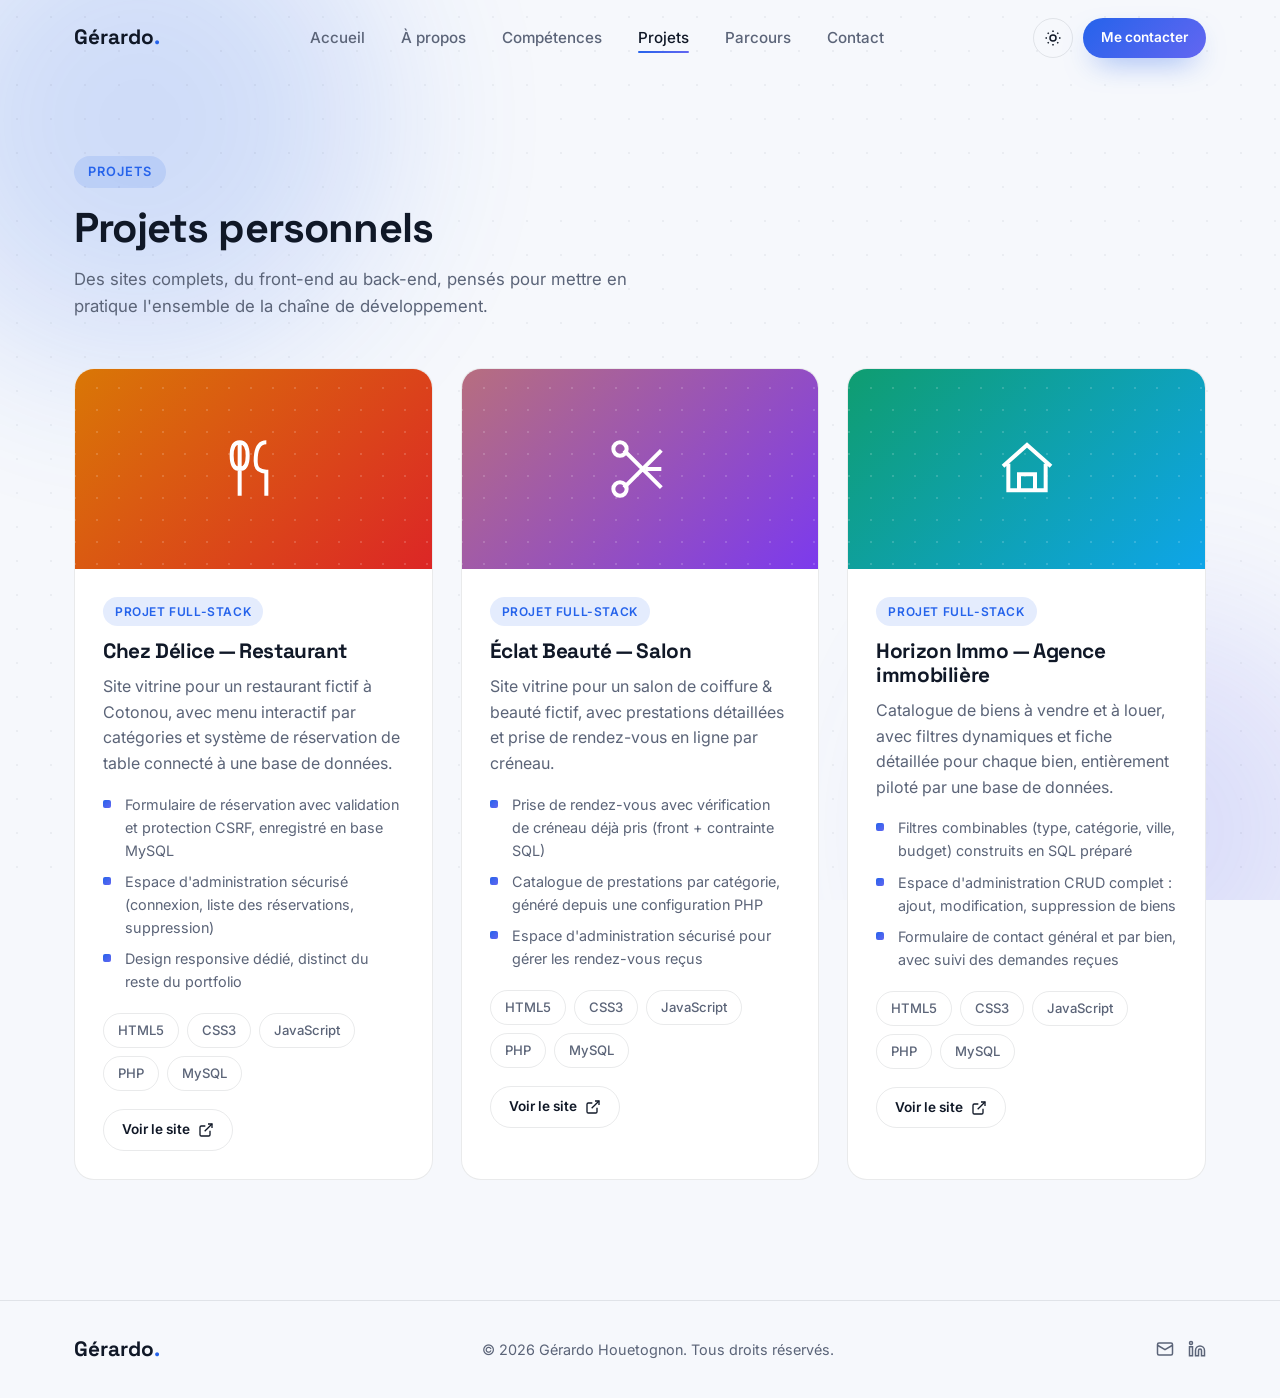
<file: projets.html>
<!DOCTYPE html>
<html lang="fr">
<head>
<meta charset="UTF-8">
<meta name="viewport" content="width=device-width, initial-scale=1.0">
<title>Projets — Gérardo Houetognon</title>
<meta name="description" content="Projets personnels full-stack de Gérardo Houetognon : restaurant, salon de beauté et agence immobilière, développés en HTML5, CSS3, JavaScript, PHP et MySQL.">
<meta name="theme-color" content="#0b0f19">

<meta property="og:type" content="website">
<meta property="og:title" content="Projets — Gérardo Houetognon">
<meta property="og:description" content="Projets personnels full-stack de Gérardo Houetognon : restaurant, salon de beauté et agence immobilière.">
<meta property="og:image" content="assets/images/profile.png">

<link rel="icon" href="data:image/svg+xml,%3Csvg xmlns='http://www.w3.org/2000/svg' viewBox='0 0 100 100'%3E%3Crect width='100' height='100' rx='22' fill='%230b0f19'/%3E%3Ctext x='50' y='68' font-size='52' font-family='Arial,sans-serif' font-weight='700' fill='%2338bdf8' text-anchor='middle'%3EGH%3C/text%3E%3C/svg%3E">

<link rel="preconnect" href="https://fonts.googleapis.com">
<link rel="preconnect" href="https://fonts.gstatic.com" crossorigin>
<link href="https://fonts.googleapis.com/css2?family=Space+Grotesk:wght@500;600;700&family=Inter:wght@400;500;600;700&display=swap" rel="stylesheet">

<link rel="stylesheet" href="css/style.css">
</head>
<body>

<div class="preloader" id="preloader" aria-hidden="true">
  <span class="preloader__mark">GH</span>
</div>

<div class="bg-decor" aria-hidden="true">
  <span class="blob blob--one"></span>
  <span class="blob blob--two"></span>
  <span class="grid-overlay"></span>
</div>

<a class="skip-link" href="#main">Aller au contenu</a>

<header class="header" id="header">
  <div class="container header__inner">
    <a href="index.html" class="logo">Gérardo<span class="dot">.</span></a>

    <nav class="nav" id="nav">
      <ul class="nav__list">
        <li><a href="index.html" class="nav__link" data-nav>Accueil</a></li>
        <li><a href="apropos.html" class="nav__link" data-nav>À propos</a></li>
        <li><a href="competences.html" class="nav__link" data-nav>Compétences</a></li>
        <li><a href="projets.html" class="nav__link" data-nav>Projets</a></li>
        <li><a href="parcours.html" class="nav__link" data-nav>Parcours</a></li>
        <li><a href="contact.html" class="nav__link" data-nav>Contact</a></li>
      </ul>
    </nav>

    <div class="header__actions">
      <button class="icon-btn" id="themeToggle" type="button" aria-label="Changer de thème">
        <svg class="icon icon-sun" viewBox="0 0 24 24" fill="none" stroke="currentColor" stroke-width="2"><circle cx="12" cy="12" r="4"/><path d="M12 2v2M12 20v2M4.93 4.93l1.41 1.41M17.66 17.66l1.41 1.41M2 12h2M20 12h2M6.34 17.66l-1.41 1.41M19.07 4.93l-1.41 1.41"/></svg>
        <svg class="icon icon-moon" viewBox="0 0 24 24" fill="none" stroke="currentColor" stroke-width="2"><path d="M21 12.79A9 9 0 1 1 11.21 3 7 7 0 0 0 21 12.79Z"/></svg>
      </button>
      <a href="contact.html" class="btn btn--sm btn--primary header__cta">Me contacter</a>
      <button class="icon-btn nav-toggle" id="navToggle" type="button" aria-label="Ouvrir le menu" aria-expanded="false" aria-controls="nav">
        <span></span><span></span><span></span>
      </button>
    </div>
  </div>
</header>

<div class="nav-overlay" id="navOverlay"></div>

<main id="main">

  <!-- PROJETS -->
  <section class="section section--top" id="projets">
    <div class="container">
      <p class="section-tag" data-reveal>Projets</p>
      <h2 class="section-title" data-reveal>Projets personnels</h2>
      <p class="section-sub" data-reveal>Des sites complets, du front-end au back-end, pensés pour mettre en pratique l'ensemble de la chaîne de développement.</p>

      <div class="projects__grid">

        <article class="project-card" data-reveal>
          <div class="project-card__thumb project-card__thumb--restaurant" aria-hidden="true">
            <svg viewBox="0 0 24 24" fill="none" stroke="currentColor" stroke-width="1.5"><path d="M7 2v20M7 2c-2 0-3 2-3 5s1 5 3 5M7 2c2 0 3 2 3 5s-1 5-3 5M17 2c-3 0-4 3-4 7 0 3 1.5 4 4 4v9"/></svg>
          </div>
          <div class="project-card__body">
            <span class="badge">Projet full-stack</span>
            <h3>Chez Délice — Restaurant</h3>
            <p>
              Site vitrine pour un restaurant fictif à Cotonou, avec menu interactif par catégories
              et système de réservation de table connecté à une base de données.
            </p>
            <ul class="feature-list">
              <li>Formulaire de réservation avec validation et protection CSRF, enregistré en base MySQL</li>
              <li>Espace d'administration sécurisé (connexion, liste des réservations, suppression)</li>
              <li>Design responsive dédié, distinct du reste du portfolio</li>
            </ul>
            <div class="tag-list tag-list--outline">
              <span>HTML5</span><span>CSS3</span><span>JavaScript</span><span>PHP</span><span>MySQL</span>
            </div>
            <a href="https://chezdelice-benin.gt.tc/?i=1" target="_blank" rel="noopener noreferrer" class="btn btn--ghost btn--sm project-card__link">
              Voir le site
              <svg class="icon icon--sm" viewBox="0 0 24 24" fill="none" stroke="currentColor" stroke-width="2"><path d="M18 13v6a2 2 0 0 1-2 2H5a2 2 0 0 1-2-2V8a2 2 0 0 1 2-2h6"/><path d="M15 3h6v6"/><path d="M10 14 21 3"/></svg>
            </a>
          </div>
        </article>

        <article class="project-card" data-reveal>
          <div class="project-card__thumb project-card__thumb--salon" aria-hidden="true">
            <svg viewBox="0 0 24 24" fill="none" stroke="currentColor" stroke-width="1.5"><path d="M6 5 20 19M20 5 6 19"/><circle cx="4.5" cy="4.5" r="2.5"/><circle cx="4.5" cy="19.5" r="2.5"/><path d="M14 12h6"/></svg>
          </div>
          <div class="project-card__body">
            <span class="badge">Projet full-stack</span>
            <h3>Éclat Beauté — Salon</h3>
            <p>
              Site vitrine pour un salon de coiffure &amp; beauté fictif, avec prestations détaillées
              et prise de rendez-vous en ligne par créneau.
            </p>
            <ul class="feature-list">
              <li>Prise de rendez-vous avec vérification de créneau déjà pris (front + contrainte SQL)</li>
              <li>Catalogue de prestations par catégorie, généré depuis une configuration PHP</li>
              <li>Espace d'administration sécurisé pour gérer les rendez-vous reçus</li>
            </ul>
            <div class="tag-list tag-list--outline">
              <span>HTML5</span><span>CSS3</span><span>JavaScript</span><span>PHP</span><span>MySQL</span>
            </div>
            <a href="https://eclat-beaute-cotonou.kesug.com/" target="_blank" rel="noopener noreferrer" class="btn btn--ghost btn--sm project-card__link">
              Voir le site
              <svg class="icon icon--sm" viewBox="0 0 24 24" fill="none" stroke="currentColor" stroke-width="2"><path d="M18 13v6a2 2 0 0 1-2 2H5a2 2 0 0 1-2-2V8a2 2 0 0 1 2-2h6"/><path d="M15 3h6v6"/><path d="M10 14 21 3"/></svg>
            </a>
          </div>
        </article>

        <article class="project-card" data-reveal>
          <div class="project-card__thumb project-card__thumb--immo" aria-hidden="true">
            <svg viewBox="0 0 24 24" fill="none" stroke="currentColor" stroke-width="1.5"><path d="m3 11 9-8 9 8M5 10v10h14V10"/><path d="M9 20v-6h6v6"/></svg>
          </div>
          <div class="project-card__body">
            <span class="badge">Projet full-stack</span>
            <h3>Horizon Immo — Agence immobilière</h3>
            <p>
              Catalogue de biens à vendre et à louer, avec filtres dynamiques et fiche détaillée
              pour chaque bien, entièrement piloté par une base de données.
            </p>
            <ul class="feature-list">
              <li>Filtres combinables (type, catégorie, ville, budget) construits en SQL préparé</li>
              <li>Espace d'administration CRUD complet : ajout, modification, suppression de biens</li>
              <li>Formulaire de contact général et par bien, avec suivi des demandes reçues</li>
            </ul>
            <div class="tag-list tag-list--outline">
              <span>HTML5</span><span>CSS3</span><span>JavaScript</span><span>PHP</span><span>MySQL</span>
            </div>
            <a href="https://immo-horizon.fwh.is/" target="_blank" rel="noopener noreferrer" class="btn btn--ghost btn--sm project-card__link">
              Voir le site
              <svg class="icon icon--sm" viewBox="0 0 24 24" fill="none" stroke="currentColor" stroke-width="2"><path d="M18 13v6a2 2 0 0 1-2 2H5a2 2 0 0 1-2-2V8a2 2 0 0 1 2-2h6"/><path d="M15 3h6v6"/><path d="M10 14 21 3"/></svg>
            </a>
          </div>
        </article>

      </div>
    </div>
  </section>

</main>

<footer class="footer">
  <div class="container footer__inner">
    <a href="index.html" class="logo">Gérardo<span class="dot">.</span></a>
    <p>© <span id="year"></span> Gérardo Houetognon. Tous droits réservés.</p>
    <div class="footer__socials">
      <a href="mailto:houetognongerardo1@gmail.com" aria-label="Email">
        <svg class="icon" viewBox="0 0 24 24" fill="none" stroke="currentColor" stroke-width="2"><rect x="2" y="4" width="20" height="16" rx="2"/><path d="m2 7 10 6 10-6"/></svg>
      </a>
      <a href="https://linkedin.com/in/gerardo-houetognon" target="_blank" rel="noopener noreferrer" aria-label="LinkedIn">
        <svg class="icon" viewBox="0 0 24 24" fill="none" stroke="currentColor" stroke-width="2"><path d="M16 8a6 6 0 0 1 6 6v7h-4v-7a2 2 0 0 0-4 0v7h-4v-7a6 6 0 0 1 6-6Z"/><rect x="2" y="9" width="4" height="12"/><circle cx="4" cy="4" r="2"/></svg>
      </a>
    </div>
  </div>
</footer>

<button class="back-to-top" id="backToTop" aria-label="Retour en haut">
  <svg class="icon" viewBox="0 0 24 24" fill="none" stroke="currentColor" stroke-width="2"><path d="m18 15-6-6-6 6"/></svg>
</button>

<script src="js/script.js"></script>
</body>
</html>
</file>
<file: css/style.css>
/* ============ Reset & base ============ */
*, *::before, *::after { box-sizing: border-box; }
* { margin: 0; padding: 0; }
html { scroll-behavior: smooth; }
img { max-width: 100%; display: block; }
a { color: inherit; text-decoration: none; }
ul { list-style: none; }
button, input, textarea { font: inherit; color: inherit; }
button { cursor: pointer; background: none; border: none; }
svg { display: block; }

/* ============ Design tokens ============ */
:root {
  --bg: #090d16;
  --bg-alt: #0c111d;
  --surface: #121828;
  --surface-2: #182036;
  --border: rgba(255,255,255,0.09);
  --text: #e8ecf5;
  --text-muted: #98a2b8;
  --primary: #38bdf8;
  --primary-2: #818cf8;
  --gradient: linear-gradient(135deg, #38bdf8 0%, #818cf8 100%);
  --success: #34d399;
  --danger: #f87171;
  --shadow: 0 20px 45px -20px rgba(0,0,0,0.55);
  --shadow-sm: 0 8px 20px -10px rgba(0,0,0,0.4);
  --radius: 20px;
  --radius-sm: 12px;
  --container: 1180px;
  --ff-heading: "Space Grotesk", "Inter", sans-serif;
  --ff-body: "Inter", sans-serif;
}

:root[data-theme="light"] {
  --bg: #f6f8fc;
  --bg-alt: #ffffff;
  --surface: #ffffff;
  --surface-2: #eef1f8;
  --border: rgba(15,23,42,0.09);
  --text: #101827;
  --text-muted: #5b6478;
  --primary: #2563eb;
  --primary-2: #6366f1;
  --gradient: linear-gradient(135deg, #2563eb 0%, #6366f1 100%);
  --shadow: 0 20px 45px -22px rgba(15,23,42,0.25);
  --shadow-sm: 0 8px 20px -12px rgba(15,23,42,0.18);
}

@media (prefers-color-scheme: light) {
  :root:not([data-theme="dark"]) {
    --bg: #f6f8fc;
    --bg-alt: #ffffff;
    --surface: #ffffff;
    --surface-2: #eef1f8;
    --border: rgba(15,23,42,0.09);
    --text: #101827;
    --text-muted: #5b6478;
    --primary: #2563eb;
    --primary-2: #6366f1;
    --gradient: linear-gradient(135deg, #2563eb 0%, #6366f1 100%);
    --shadow: 0 20px 45px -22px rgba(15,23,42,0.25);
    --shadow-sm: 0 8px 20px -12px rgba(15,23,42,0.18);
  }
}

body {
  font-family: var(--ff-body);
  background: var(--bg);
  color: var(--text);
  line-height: 1.6;
  overflow-x: hidden;
  transition: background-color .4s ease, color .4s ease;
}

h1, h2, h3, h4 { font-family: var(--ff-heading); line-height: 1.15; letter-spacing: -0.02em; }

.container { max-width: var(--container); margin-inline: auto; padding-inline: 24px; }

.section { padding-block: clamp(64px, 10vw, 120px); position: relative; }
.section--alt { background: var(--bg-alt); border-block: 1px solid var(--border); }
.section--top { padding-top: clamp(118px, 15vw, 156px); }

.section-tag {
  display: inline-block;
  font-size: 0.8rem;
  font-weight: 600;
  letter-spacing: 0.08em;
  text-transform: uppercase;
  color: var(--primary);
  background: color-mix(in srgb, var(--primary) 12%, transparent);
  padding: 6px 14px;
  border-radius: 100px;
  margin-bottom: 16px;
}

.section-title {
  font-size: clamp(1.8rem, 3.6vw, 2.6rem);
  font-weight: 700;
  margin-bottom: 14px;
}

.section-sub {
  color: var(--text-muted);
  max-width: 560px;
  font-size: 1.05rem;
  margin-bottom: 48px;
}

.text-gradient {
  background: var(--gradient);
  -webkit-background-clip: text;
  background-clip: text;
  color: transparent;
}

.skip-link {
  position: absolute; left: -9999px; top: 0;
  background: var(--surface); color: var(--text);
  padding: 12px 18px; border-radius: 0 0 8px 0; z-index: 10000;
}
.skip-link:focus { left: 0; }

/* ============ Reveal on scroll ============ */
[data-reveal] {
  opacity: 0;
  transform: translateY(28px);
  transition: opacity .7s cubic-bezier(.2,.7,.3,1), transform .7s cubic-bezier(.2,.7,.3,1);
}
[data-reveal].in-view { opacity: 1; transform: translateY(0); }

@media (prefers-reduced-motion: reduce) {
  html { scroll-behavior: auto; }
  [data-reveal] { opacity: 1; transform: none; transition: none; }
  *, *::before, *::after { animation-duration: 0.001ms !important; animation-iteration-count: 1 !important; transition-duration: 0.001ms !important; }
}

/* ============ Preloader ============ */
.preloader {
  position: fixed; inset: 0; z-index: 9999;
  background: var(--bg);
  display: flex; align-items: center; justify-content: center;
  transition: opacity .5s ease, visibility .5s ease;
}
.preloader__mark {
  font-family: var(--ff-heading); font-weight: 700; font-size: 2rem;
  background: var(--gradient); -webkit-background-clip: text; background-clip: text; color: transparent;
  animation: pulseScale 1.1s ease-in-out infinite;
}
.preloader.is-hidden { opacity: 0; visibility: hidden; pointer-events: none; }
@keyframes pulseScale { 0%,100% { transform: scale(1); opacity: .7; } 50% { transform: scale(1.12); opacity: 1; } }

/* ============ Background decor ============ */
.bg-decor { position: fixed; inset: 0; z-index: -1; overflow: hidden; }
.blob {
  position: absolute; border-radius: 50%; filter: blur(90px); opacity: .35;
  animation: floatBlob 18s ease-in-out infinite;
}
.blob--one { width: 480px; height: 480px; background: var(--primary); top: -120px; left: -100px; }
.blob--two { width: 420px; height: 420px; background: var(--primary-2); bottom: -140px; right: -80px; animation-delay: -6s; }
:root[data-theme="light"] .blob { opacity: .18; }
@media (prefers-color-scheme: light) {
  :root:not([data-theme="dark"]) .blob { opacity: .18; }
}
.grid-overlay {
  position: absolute; inset: 0;
  background-image: radial-gradient(circle, var(--border) 1px, transparent 1px);
  background-size: 34px 34px;
  opacity: .5;
}
@keyframes floatBlob {
  0%, 100% { transform: translate(0, 0) scale(1); }
  50% { transform: translate(40px, -30px) scale(1.08); }
}

/* ============ Header ============ */
.header {
  position: fixed; top: 0; left: 0; right: 0; z-index: 1000;
  padding-block: 18px;
  transition: padding .3s ease, background-color .3s ease, box-shadow .3s ease, border-color .3s ease;
  border-bottom: 1px solid transparent;
}
.header.is-scrolled {
  padding-block: 12px;
  background: color-mix(in srgb, var(--bg) 78%, transparent);
  backdrop-filter: blur(14px) saturate(140%);
  border-color: var(--border);
  box-shadow: var(--shadow-sm);
}
.header__inner { display: flex; align-items: center; justify-content: space-between; gap: 20px; }

.logo { font-family: var(--ff-heading); font-weight: 700; font-size: 1.3rem; }
.logo .dot { color: var(--primary); }

.nav__list { display: flex; gap: 8px; }
.nav__link {
  position: relative; padding: 8px 14px; font-size: 0.95rem; font-weight: 500; color: var(--text-muted);
  transition: color .25s ease;
}
.nav__link::after {
  content: ""; position: absolute; left: 14px; right: 14px; bottom: 2px; height: 2px;
  background: var(--gradient); border-radius: 2px; transform: scaleX(0); transform-origin: left;
  transition: transform .25s ease;
}
.nav__link:hover, .nav__link.active { color: var(--text); }
.nav__link:hover::after, .nav__link.active::after { transform: scaleX(1); }

.header__actions { display: flex; align-items: center; gap: 10px; }

.icon-btn {
  width: 40px; height: 40px; display: flex; align-items: center; justify-content: center;
  border: 1px solid var(--border); border-radius: 50%; color: var(--text);
  transition: border-color .25s ease, transform .25s ease, background-color .25s ease;
}
.icon-btn:hover { border-color: var(--primary); transform: translateY(-2px); }
.icon-btn .icon { width: 18px; height: 18px; }

#themeToggle .icon-moon { display: none; }
:root[data-theme="light"] #themeToggle .icon-sun { display: none; }
:root[data-theme="light"] #themeToggle .icon-moon { display: block; }

.nav-toggle { display: none; flex-direction: column; justify-content: center; gap: 5px; }
.nav-toggle span { width: 20px; height: 2px; background: currentColor; border-radius: 2px; transition: transform .3s ease, opacity .3s ease; }
.nav-toggle.is-active span:nth-child(1) { transform: translateY(7px) rotate(45deg); }
.nav-toggle.is-active span:nth-child(2) { opacity: 0; }
.nav-toggle.is-active span:nth-child(3) { transform: translateY(-7px) rotate(-45deg); }

/* ============ Buttons ============ */
.btn {
  display: inline-flex; align-items: center; justify-content: center; gap: 8px;
  padding: 14px 26px; border-radius: 100px; font-weight: 600; font-size: 0.95rem;
  transition: transform .25s ease, box-shadow .25s ease, background-color .25s ease, border-color .25s ease, color .25s ease;
  white-space: nowrap;
}
.btn--primary { background: var(--gradient); color: #ffffff; box-shadow: 0 12px 30px -12px color-mix(in srgb, var(--primary) 65%, transparent); }
.btn--primary:hover { transform: translateY(-3px); box-shadow: 0 18px 36px -12px color-mix(in srgb, var(--primary) 75%, transparent); }
.btn--ghost { background: transparent; border: 1px solid var(--border); color: var(--text); }
.btn--ghost:hover { border-color: var(--primary); color: var(--primary); transform: translateY(-3px); }
.btn--sm { padding: 9px 18px; font-size: 0.85rem; }
.btn--block { width: 100%; }
.icon--sm { width: 16px; height: 16px; }
.header__cta { display: inline-flex; }

@media (max-width: 640px) { .header__cta { display: none; } }

/* ============ Hero ============ */
.hero { min-height: 100vh; display: flex; align-items: center; padding-top: 110px; padding-bottom: 60px; }
.hero__inner {
  display: grid; grid-template-columns: 1.1fr 0.9fr; gap: 48px; align-items: center; position: relative; z-index: 1;
}

.particles-canvas { position: absolute; inset: 0; z-index: 0; opacity: .55; pointer-events: none; }

.eyebrow {
  display: inline-flex; align-items: center; gap: 10px; font-size: 0.9rem; font-weight: 500;
  color: var(--text-muted); background: var(--surface); border: 1px solid var(--border);
  padding: 8px 16px; border-radius: 100px; margin-bottom: 22px;
}
.pulse-dot { width: 8px; height: 8px; border-radius: 50%; background: var(--success); position: relative; }
.pulse-dot::after {
  content: ""; position: absolute; inset: -4px; border-radius: 50%; border: 2px solid var(--success);
  animation: pulseRing 1.8s ease-out infinite;
}
@keyframes pulseRing { 0% { transform: scale(.6); opacity: 1; } 100% { transform: scale(1.8); opacity: 0; } }

.hero__title { font-size: clamp(2.1rem, 4.6vw, 3.3rem); font-weight: 700; margin-bottom: 14px; }
.hero__role { font-size: clamp(1.1rem, 2vw, 1.4rem); font-weight: 600; color: var(--primary); margin-bottom: 20px; min-height: 1.6em; }
.caret { display: inline-block; width: 2px; height: 1.1em; background: var(--primary); vertical-align: middle; margin-left: 2px; animation: blink 1s step-end infinite; }
@keyframes blink { 50% { opacity: 0; } }

.hero__desc { color: var(--text-muted); max-width: 560px; font-size: 1.05rem; margin-bottom: 32px; }
.hero__actions { display: flex; flex-wrap: wrap; gap: 14px; margin-bottom: 36px; }

.hero__socials { display: flex; gap: 12px; }
.social-btn {
  width: 44px; height: 44px; border-radius: 50%; display: flex; align-items: center; justify-content: center;
  border: 1px solid var(--border); background: var(--surface);
  transition: transform .25s ease, border-color .25s ease, color .25s ease;
}
.social-btn .icon { width: 19px; height: 19px; }
.social-btn:hover { transform: translateY(-4px); border-color: var(--primary); color: var(--primary); }

/* ---- Portrait ---- */
.hero__visual { display: flex; justify-content: center; }
.portrait { position: relative; width: min(360px, 80vw); aspect-ratio: 1; }
.portrait__glow {
  position: absolute; inset: 6%; border-radius: 50%; background: var(--gradient);
  filter: blur(50px); opacity: .55; animation: floatBlob 10s ease-in-out infinite;
}
.portrait__frame {
  position: absolute; inset: 0; border-radius: 50%; padding: 6px; background: var(--gradient);
  overflow: hidden; box-shadow: var(--shadow);
}
.portrait__frame::before {
  content: ""; position: absolute; inset: 0; border-radius: 50%; padding: 6px;
}
.portrait__img { width: 100%; height: 100%; object-fit: cover; border-radius: 50%; background: var(--surface-2); }
.portrait__fallback-text {
  display: none; position: absolute; inset: 6px; border-radius: 50%; background: var(--surface-2);
  align-items: center; justify-content: center; font-family: var(--ff-heading); font-weight: 700;
  font-size: 3.4rem; color: var(--primary);
}
.portrait__frame--fallback .portrait__img { display: none; }
.portrait__frame--fallback .portrait__fallback-text { display: flex; }

.scroll-cue {
  position: absolute; left: 50%; bottom: 28px; transform: translateX(-50%);
  width: 26px; height: 42px; border: 2px solid var(--border); border-radius: 100px;
  display: flex; justify-content: center; padding-top: 8px;
}
.scroll-cue span { width: 4px; height: 8px; border-radius: 2px; background: var(--primary); animation: scrollCue 1.6s ease-in-out infinite; }
@keyframes scrollCue { 0% { transform: translateY(0); opacity: 1; } 100% { transform: translateY(14px); opacity: 0; } }

/* ============ About ============ */
.about__grid { display: grid; grid-template-columns: 1.2fr 1fr; gap: 56px; align-items: start; }
.about__text p { color: var(--text-muted); margin-bottom: 18px; font-size: 1.02rem; }

.info-list { margin-top: 28px; display: grid; gap: 0; }
.info-list > div {
  display: grid; grid-template-columns: 120px 1fr; gap: 12px; padding-block: 12px;
  border-bottom: 1px solid var(--border); font-size: 0.95rem;
}
.info-list dt { color: var(--text-muted); font-weight: 500; }
.info-list dd a:hover { color: var(--primary); }

.stats { display: grid; grid-template-columns: 1fr 1fr; gap: 18px; }
.stat-card {
  background: var(--surface); border: 1px solid var(--border); border-radius: var(--radius);
  padding: 24px; transition: transform .3s ease, box-shadow .3s ease, border-color .3s ease;
}
.stat-card:hover { transform: translateY(-6px); box-shadow: var(--shadow); border-color: color-mix(in srgb, var(--primary) 40%, var(--border)); }
.stat-card__num {
  font-family: var(--ff-heading); font-size: 2.4rem; font-weight: 700;
  background: var(--gradient); -webkit-background-clip: text; background-clip: text; color: transparent;
}
.stat-card__suffix { font-family: var(--ff-heading); font-weight: 600; margin-left: 4px; color: var(--primary); }
.stat-card p { color: var(--text-muted); font-size: 0.9rem; margin-top: 6px; }

/* ============ Home teasers ============ */
.teaser__grid { display: grid; grid-template-columns: repeat(3, 1fr); gap: 24px; }
.teaser-card {
  display: flex; flex-direction: column; align-items: flex-start; gap: 4px;
  background: var(--surface); border: 1px solid var(--border); border-radius: var(--radius);
  padding: 30px 26px; transition: transform .3s ease, box-shadow .3s ease, border-color .3s ease;
}
.teaser-card:hover { transform: translateY(-8px); box-shadow: var(--shadow); border-color: color-mix(in srgb, var(--primary) 40%, var(--border)); }
.teaser-card__icon {
  width: 48px; height: 48px; border-radius: 14px; background: var(--gradient);
  display: flex; align-items: center; justify-content: center; color: #fff; margin-bottom: 18px;
}
.teaser-card__icon svg { width: 23px; height: 23px; }
.teaser-card h3 { font-size: 1.1rem; margin-bottom: 6px; }
.teaser-card p { color: var(--text-muted); font-size: 0.9rem; margin-bottom: 20px; }
.teaser-card__cta { margin-top: auto; display: inline-flex; align-items: center; gap: 6px; font-size: 0.88rem; font-weight: 600; color: var(--primary); }
.teaser-card__cta svg { width: 15px; height: 15px; transition: transform .25s ease; }
.teaser-card:hover .teaser-card__cta svg { transform: translateX(4px); }

/* ============ Skills ============ */
.skills__grid { display: grid; grid-template-columns: repeat(3, 1fr); gap: 24px; }
.skill-card {
  background: var(--surface); border: 1px solid var(--border); border-radius: var(--radius);
  padding: 32px 28px; transition: transform .3s ease, box-shadow .3s ease, border-color .3s ease;
}
.skill-card:hover { transform: translateY(-8px); box-shadow: var(--shadow); border-color: color-mix(in srgb, var(--primary) 40%, var(--border)); }
.skill-card__icon {
  width: 52px; height: 52px; border-radius: 14px; background: var(--gradient);
  display: flex; align-items: center; justify-content: center; color: #fff; margin-bottom: 20px;
}
.skill-card__icon svg { width: 26px; height: 26px; }
.skill-card h3 { font-size: 1.2rem; margin-bottom: 8px; }
.skill-card p { color: var(--text-muted); font-size: 0.92rem; margin-bottom: 20px; }

.tag-list { display: flex; flex-wrap: wrap; gap: 8px; }
.tag-list li, .tag-list span {
  font-size: 0.82rem; font-weight: 500; padding: 6px 14px; border-radius: 100px;
  background: var(--surface-2); color: var(--text);
}
.tag-list--outline span { background: transparent; border: 1px solid var(--border); color: var(--text-muted); }

/* ============ Projects ============ */
.projects__grid { display: grid; grid-template-columns: repeat(auto-fit, minmax(300px, 1fr)); gap: 28px; }
.project-card {
  background: var(--surface); border: 1px solid var(--border); border-radius: var(--radius);
  overflow: hidden; transition: transform .3s ease, box-shadow .3s ease, border-color .3s ease;
}
.project-card:hover { transform: translateY(-8px); box-shadow: var(--shadow); border-color: color-mix(in srgb, var(--primary) 35%, var(--border)); }
.project-card__thumb {
  height: 200px; display: flex; align-items: center; justify-content: center;
  position: relative; overflow: hidden;
}
.project-card__thumb svg { width: 64px; height: 64px; position: relative; z-index: 1; }
.project-card__thumb::before {
  content: ""; position: absolute; inset: -40%;
  background-image: radial-gradient(circle, rgba(255,255,255,.16) 1.5px, transparent 1.5px);
  background-size: 22px 22px;
}
.project-card__thumb--restaurant { background: linear-gradient(135deg, #d97706, #dc2626); color: #fff; }
.project-card__thumb--salon { background: linear-gradient(135deg, #b76e7f, #7c3aed); color: #fff; }
.project-card__thumb--immo { background: linear-gradient(135deg, #0f9d70, #0ea5e9); color: #fff; }
.project-card__body { padding: 28px; }
.badge {
  display: inline-block; font-size: 0.75rem; font-weight: 600; text-transform: uppercase; letter-spacing: .05em;
  color: var(--primary); background: color-mix(in srgb, var(--primary) 12%, transparent);
  padding: 5px 12px; border-radius: 100px; margin-bottom: 14px;
}
.project-card__body h3 { font-size: 1.3rem; margin-bottom: 10px; }
.project-card__body > p { color: var(--text-muted); margin-bottom: 16px; }
.project-card__link { margin-top: 18px; }
.feature-list { margin-bottom: 20px; display: grid; gap: 8px; }
.feature-list li { position: relative; padding-left: 22px; font-size: 0.9rem; color: var(--text-muted); }
.feature-list li::before {
  content: ""; position: absolute; left: 0; top: 7px; width: 8px; height: 8px; border-radius: 2px;
  background: var(--gradient);
}

/* ============ Timeline ============ */
.timeline { position: relative; max-width: 760px; }
.timeline::before {
  content: ""; position: absolute; left: 23px; top: 8px; bottom: 8px; width: 2px;
  background: linear-gradient(var(--border), var(--border)); background: var(--border);
}
.timeline__item { position: relative; display: flex; gap: 24px; padding-bottom: 40px; }
.timeline__item:last-child { padding-bottom: 0; }
.timeline__icon {
  flex-shrink: 0; width: 48px; height: 48px; border-radius: 50%; display: flex; align-items: center; justify-content: center;
  color: #fff; position: relative; z-index: 1; box-shadow: var(--shadow-sm);
}
.timeline__icon svg { width: 22px; height: 22px; }
.timeline__icon--edu { background: linear-gradient(135deg, #38bdf8, #6366f1); }
.timeline__icon--work { background: linear-gradient(135deg, #34d399, #22c55e); }
.timeline__content {
  background: var(--surface); border: 1px solid var(--border); border-radius: var(--radius-sm);
  padding: 20px 22px; flex: 1; transition: transform .3s ease, border-color .3s ease;
}
.timeline__content:hover { transform: translateX(4px); border-color: color-mix(in srgb, var(--primary) 35%, var(--border)); }
.timeline__period {
  display: inline-block; font-size: 0.78rem; font-weight: 600; color: var(--primary);
  background: color-mix(in srgb, var(--primary) 12%, transparent); padding: 4px 12px; border-radius: 100px; margin-bottom: 10px;
}
.timeline__content h3 { font-size: 1.05rem; margin-bottom: 6px; }
.timeline__content p { color: var(--text-muted); font-size: 0.92rem; }
.timeline__place { font-style: italic; }

/* ============ Contact ============ */
.contact__grid { display: grid; grid-template-columns: 1fr 1.15fr; gap: 32px; }
.contact__info { display: grid; gap: 16px; align-content: start; }
.contact-card {
  display: flex; align-items: center; gap: 16px; padding: 18px 20px;
  background: var(--surface); border: 1px solid var(--border); border-radius: var(--radius-sm);
  transition: transform .25s ease, border-color .25s ease;
}
.contact-card:not(.contact-card--static):hover { transform: translateX(6px); border-color: color-mix(in srgb, var(--primary) 35%, var(--border)); }
.contact-card--static { cursor: default; }
.contact-card__icon {
  width: 44px; height: 44px; border-radius: 12px; background: var(--gradient); color: #fff;
  display: flex; align-items: center; justify-content: center; flex-shrink: 0;
}
.contact-card__icon svg { width: 20px; height: 20px; }
.contact-card strong { display: block; font-size: 0.95rem; }
.contact-card small { color: var(--text-muted); font-size: 0.85rem; word-break: break-word; }

.contact-form {
  background: var(--surface); border: 1px solid var(--border); border-radius: var(--radius);
  padding: 32px; display: grid; gap: 20px; align-content: start;
}
.hp-field { display: none; }
.form-row { display: grid; gap: 8px; }
.form-row label { font-size: 0.9rem; font-weight: 500; }
.form-row input, .form-row textarea {
  background: var(--surface-2); border: 1px solid var(--border); border-radius: var(--radius-sm);
  padding: 12px 16px; font-size: 0.95rem; color: var(--text); resize: vertical;
  transition: border-color .25s ease, box-shadow .25s ease;
}
.form-row input:focus, .form-row textarea:focus {
  outline: none; border-color: var(--primary); box-shadow: 0 0 0 3px color-mix(in srgb, var(--primary) 22%, transparent);
}
.form-error { font-size: 0.8rem; color: var(--danger); min-height: 1em; }
.form-row.has-error input, .form-row.has-error textarea { border-color: var(--danger); }
.form-status { font-size: 0.9rem; min-height: 1.2em; text-align: center; }
.form-status.is-success { color: var(--success); }
.form-status.is-error { color: var(--danger); }

/* ============ Footer ============ */
.footer { border-top: 1px solid var(--border); padding-block: 32px; }
.footer__inner { display: flex; align-items: center; justify-content: space-between; flex-wrap: wrap; gap: 16px; }
.footer p { color: var(--text-muted); font-size: 0.9rem; }
.footer__socials { display: flex; gap: 14px; }
.footer__socials .icon { width: 18px; height: 18px; color: var(--text-muted); transition: color .25s ease; }
.footer__socials a:hover .icon { color: var(--primary); }

/* ============ Back to top ============ */
.back-to-top {
  position: fixed; bottom: 26px; right: 26px; width: 48px; height: 48px; border-radius: 50%;
  background: var(--gradient); color: #fff; display: flex; align-items: center; justify-content: center;
  box-shadow: var(--shadow); opacity: 0; transform: translateY(12px); pointer-events: none;
  transition: opacity .3s ease, transform .3s ease; z-index: 900;
}
.back-to-top.is-visible { opacity: 1; transform: translateY(0); pointer-events: auto; }
.back-to-top:hover { transform: translateY(-4px); }
.back-to-top .icon { width: 20px; height: 20px; }

/* ============ Nav overlay (mobile) ============ */
.nav-overlay {
  position: fixed; inset: 0; background: rgba(0,0,0,0.5); backdrop-filter: blur(2px);
  z-index: 998; opacity: 0; pointer-events: none; transition: opacity .3s ease;
}
.nav-overlay.is-active { opacity: 1; pointer-events: auto; }

/* ============ Responsive ============ */
@media (max-width: 1100px) {
  .hero__inner { gap: 32px; }
}

@media (max-width: 960px) {
  .nav { position: fixed; top: 0; right: -100%; width: min(320px, 82vw); height: 100vh; z-index: 999;
    background: var(--bg-alt); border-left: 1px solid var(--border); padding: 100px 28px 40px;
    transition: right .35s cubic-bezier(.2,.7,.3,1); overflow-y: auto; }
  .nav.is-open { right: 0; }
  .nav__list { flex-direction: column; gap: 6px; }
  .nav__link { display: block; padding: 12px 14px; }
  .nav__link::after { display: none; }
  .nav__link.active, .nav__link:hover { background: var(--surface); border-radius: 10px; }
  .nav-toggle { display: flex; }

  .hero__inner { grid-template-columns: 1fr; text-align: center; }
  .hero__desc { margin-inline: auto; }
  .hero__actions, .hero__socials { justify-content: center; }
  .hero__visual { order: -1; margin-bottom: 12px; }
  .portrait { width: min(280px, 68vw); }

  .about__grid { grid-template-columns: 1fr; }
  .teaser__grid { grid-template-columns: 1fr 1fr; }
  .skills__grid { grid-template-columns: 1fr 1fr; }
  .projects__grid { grid-template-columns: 1fr; }
  .contact__grid { grid-template-columns: 1fr; }
}

@media (max-width: 640px) {
  .teaser__grid { grid-template-columns: 1fr; }
  .skills__grid { grid-template-columns: 1fr; }
  .stats { grid-template-columns: 1fr 1fr; }
  .info-list > div { grid-template-columns: 100px 1fr; font-size: 0.88rem; }
  .contact-form { padding: 24px; }
}

@media (max-width: 420px) {
  .container { padding-inline: 18px; }
  .btn { padding: 12px 20px; font-size: 0.88rem; }
}
</file>
